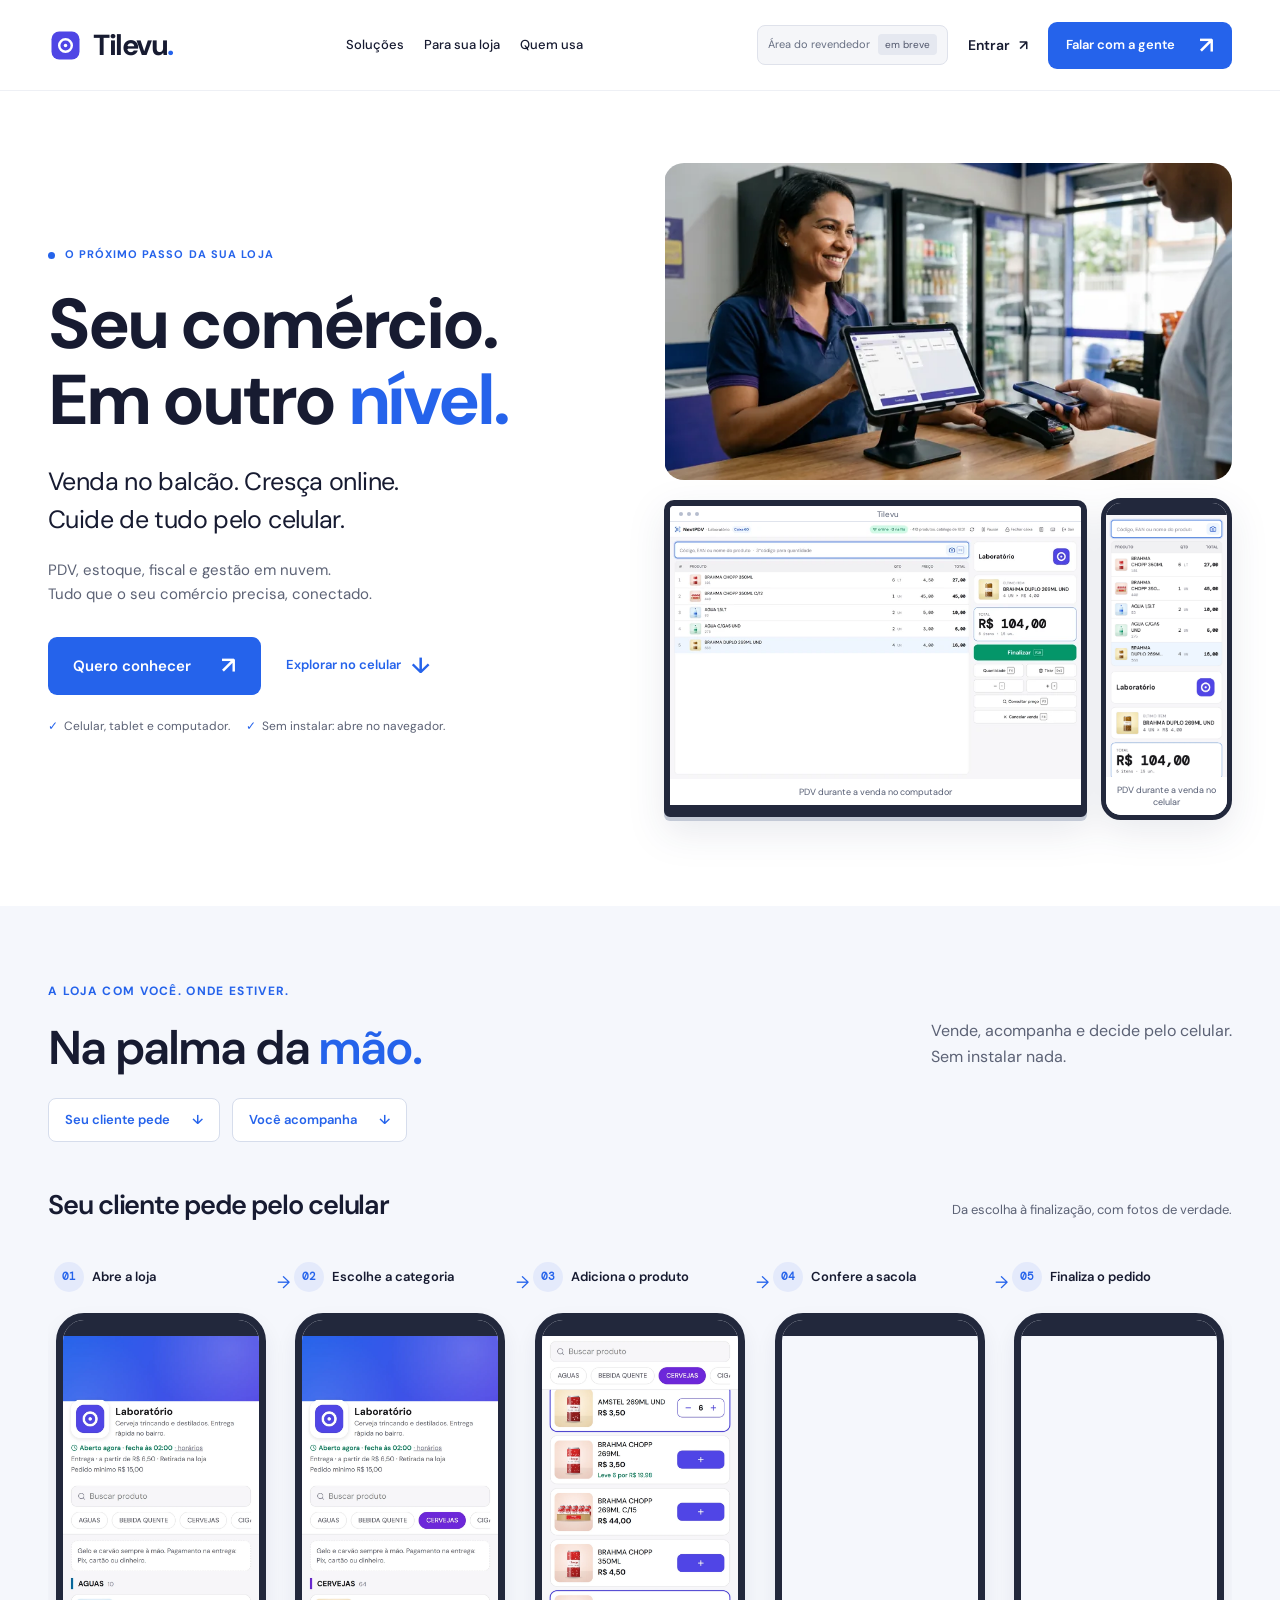
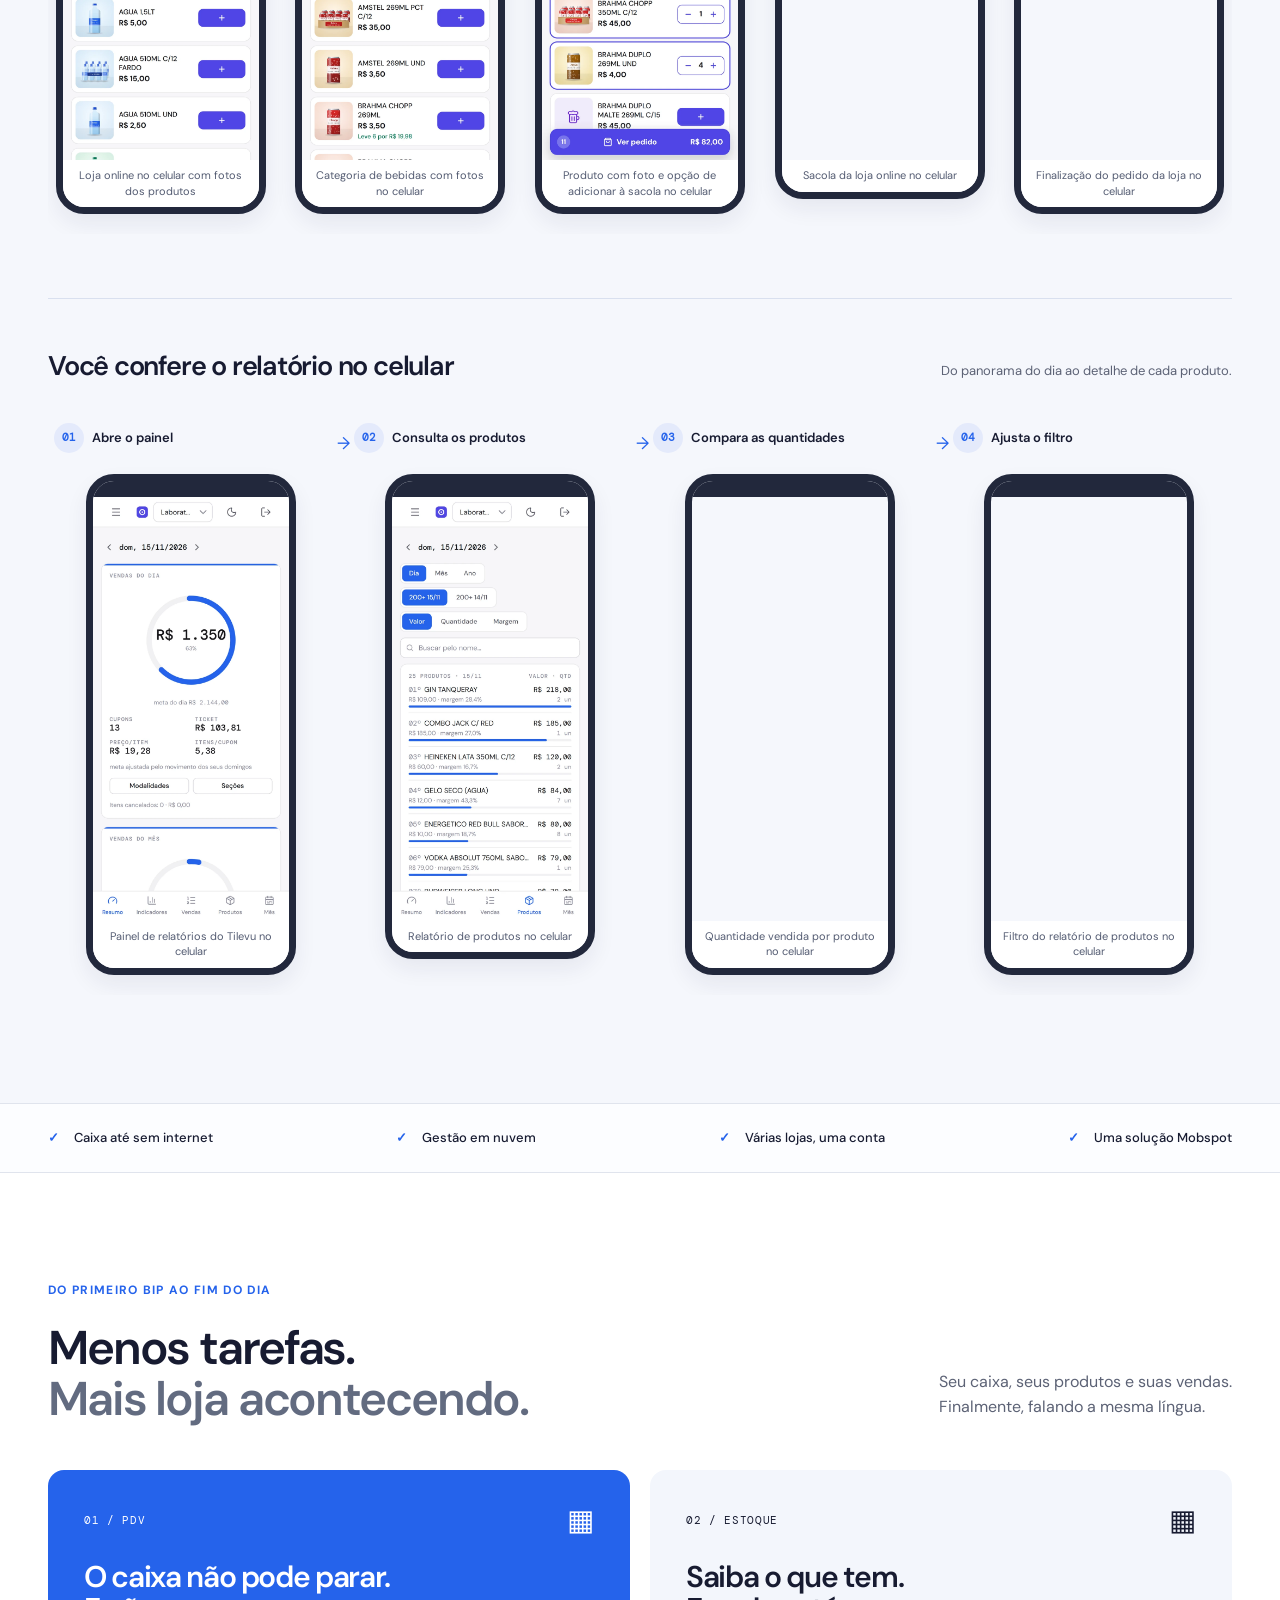
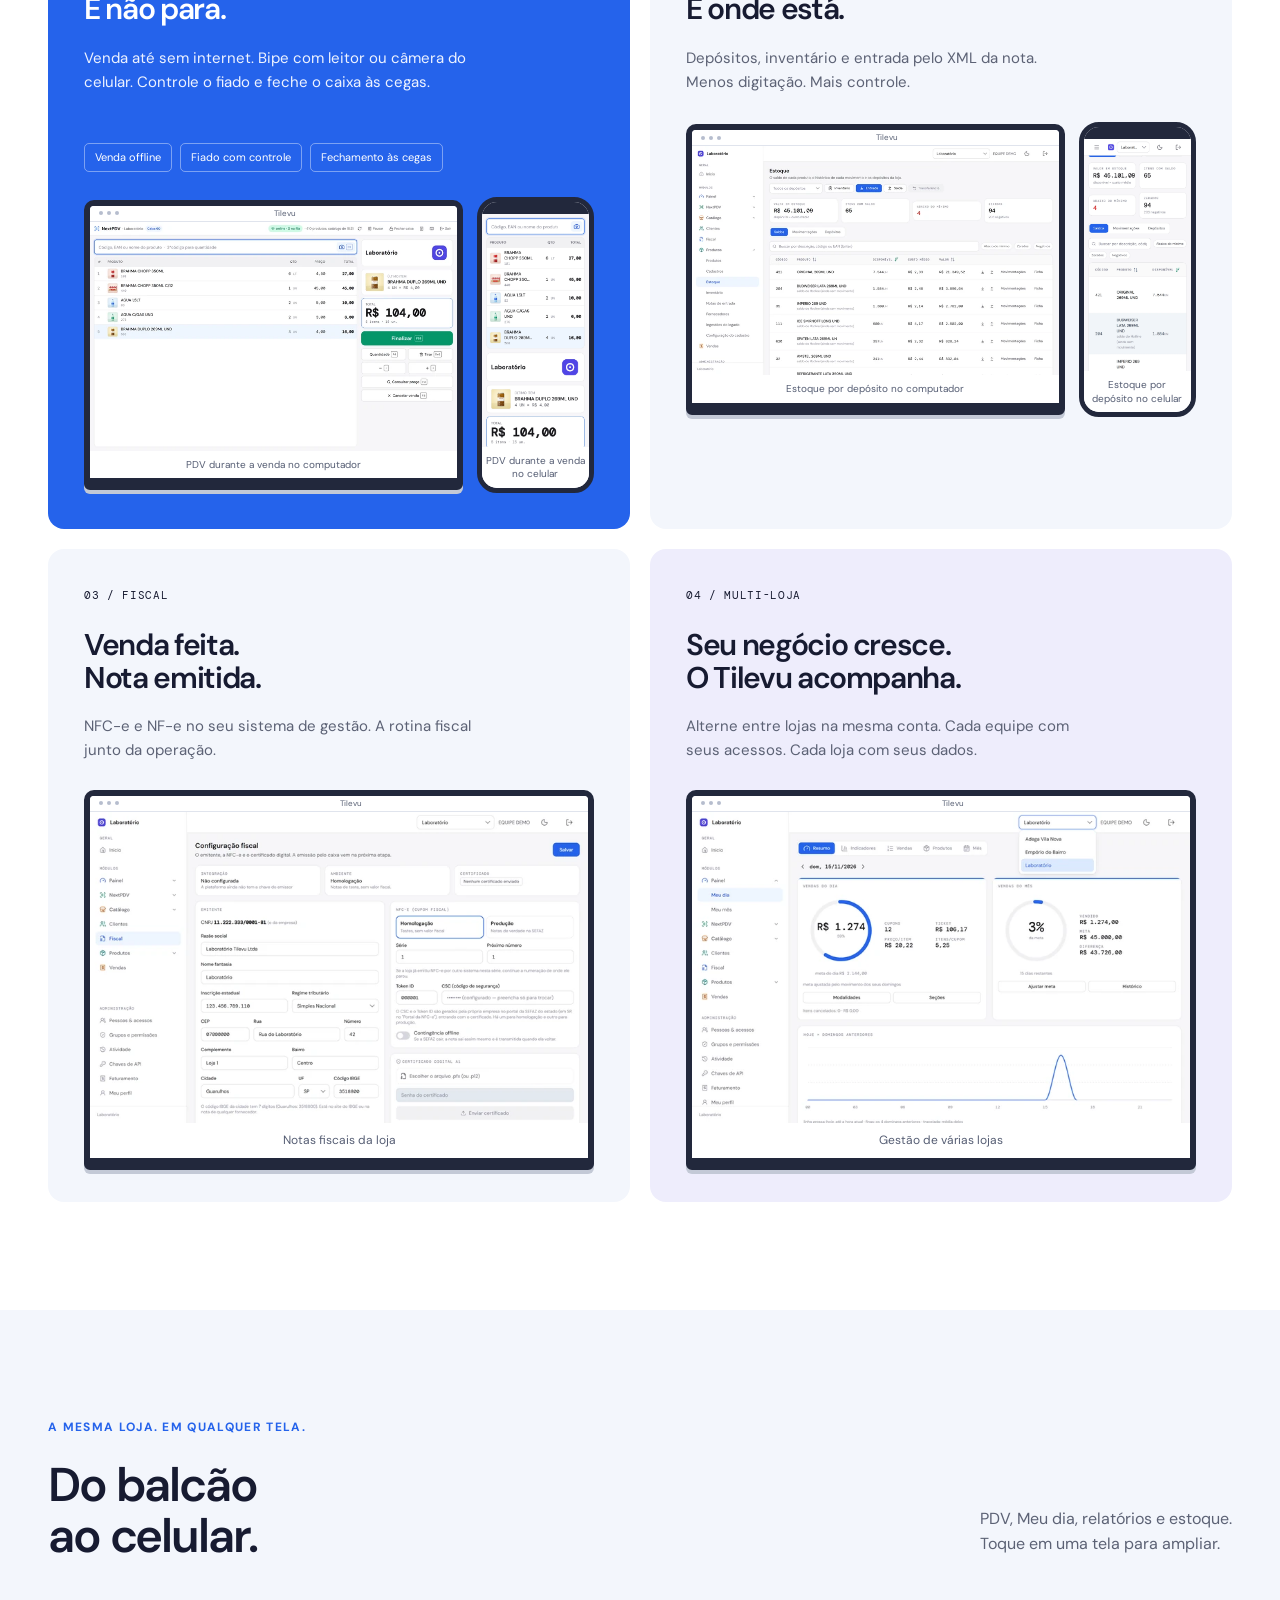
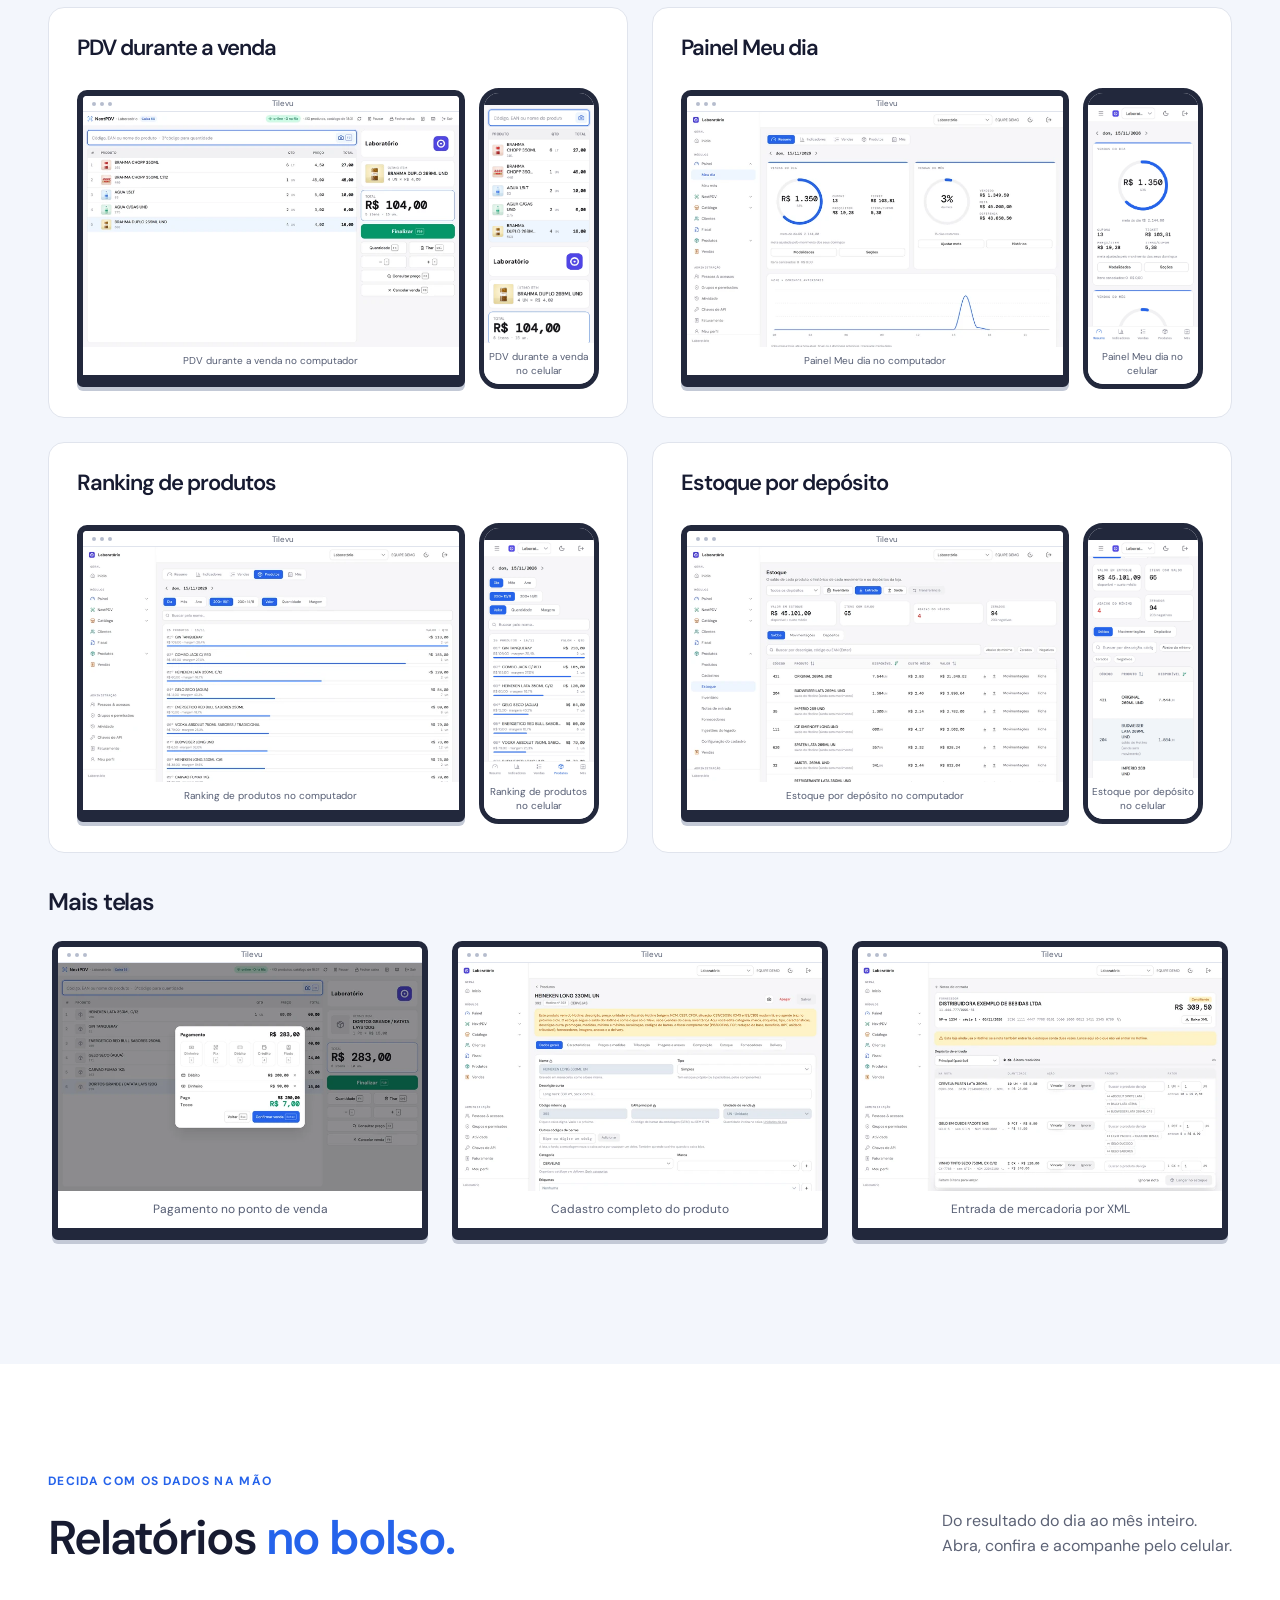
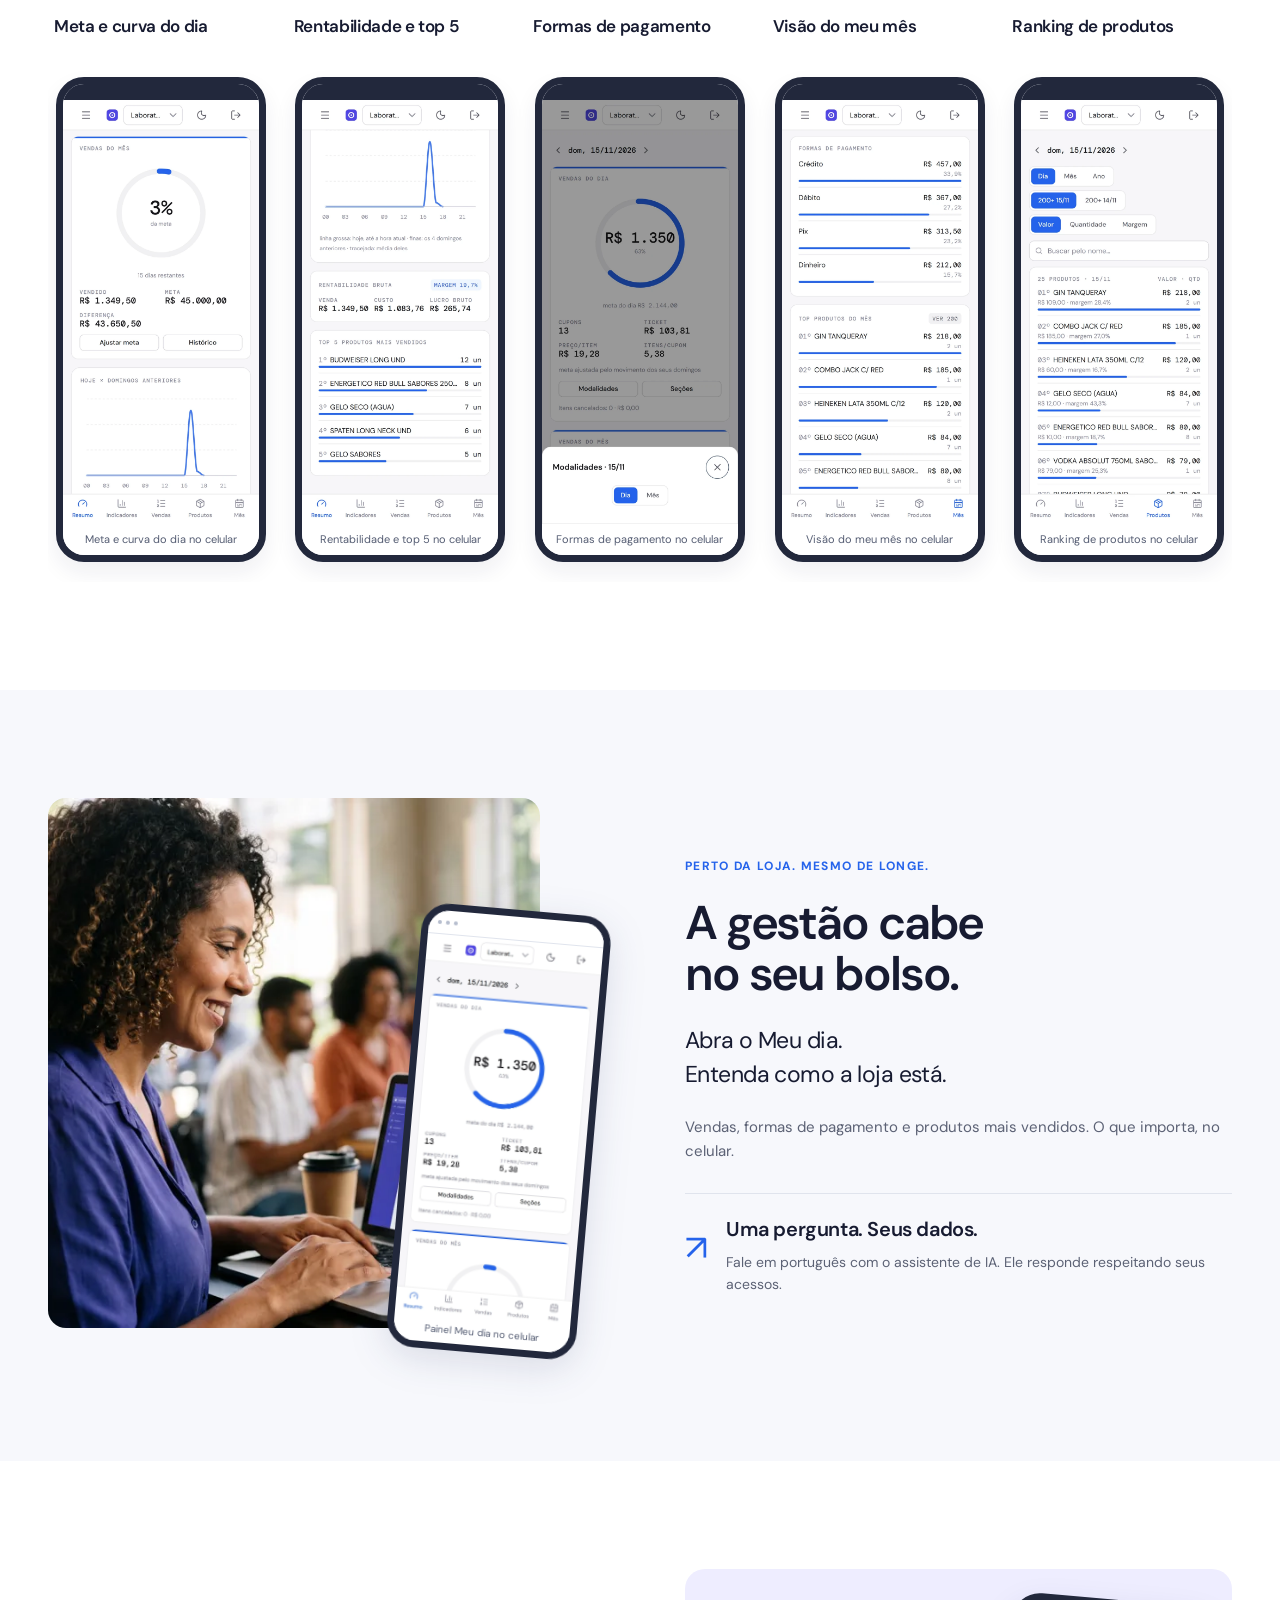
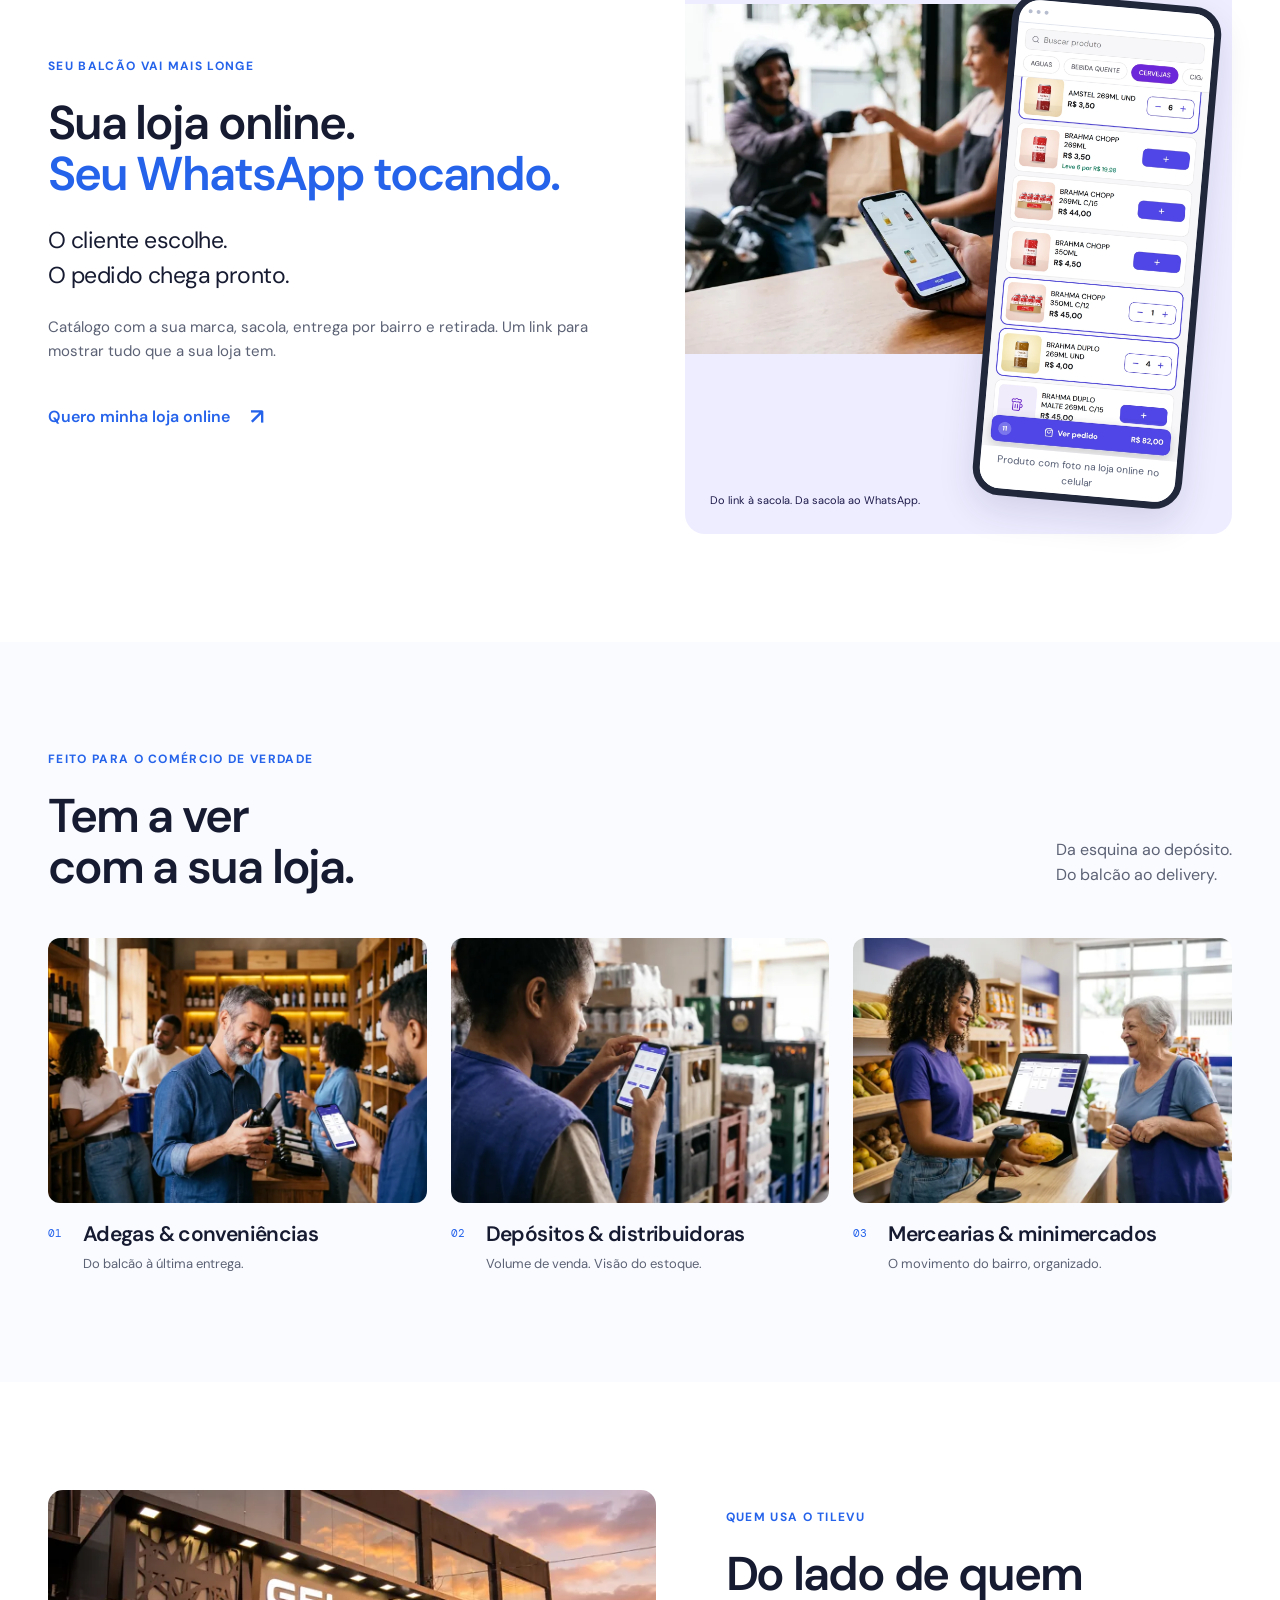
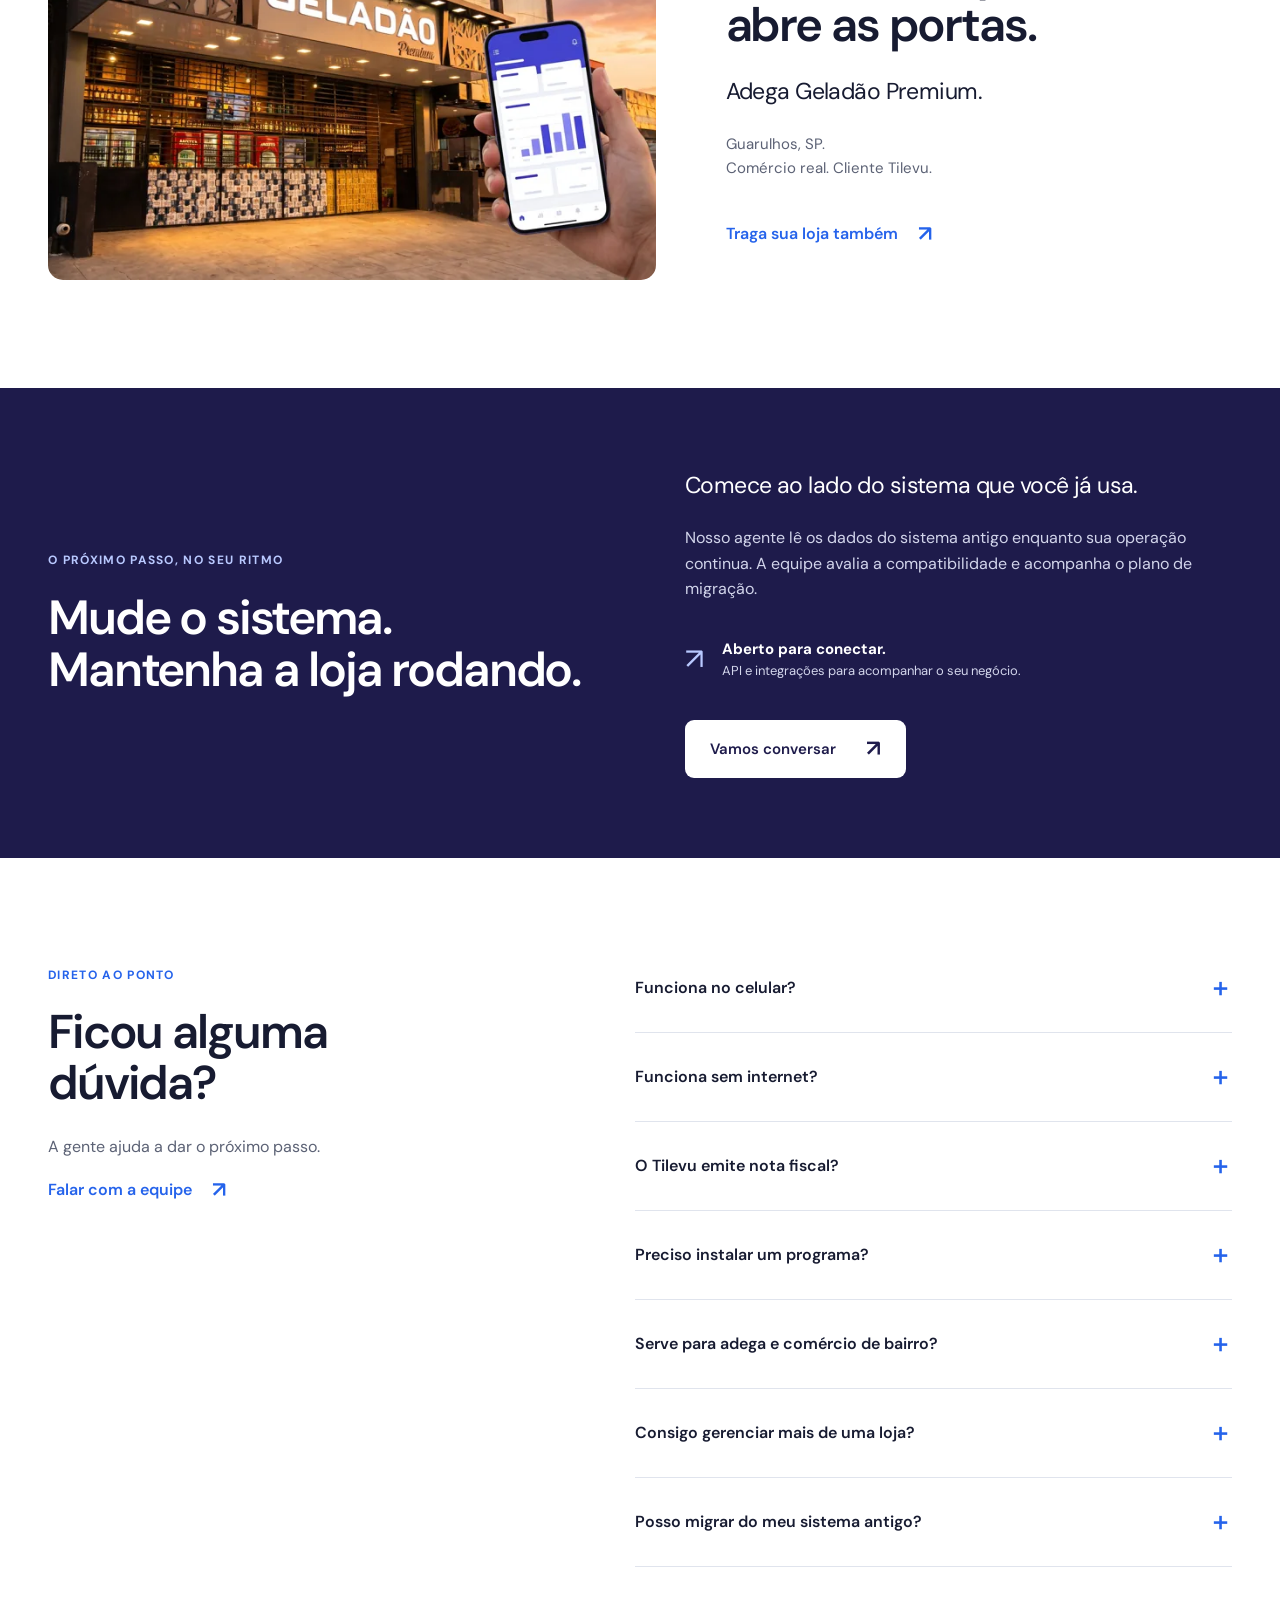
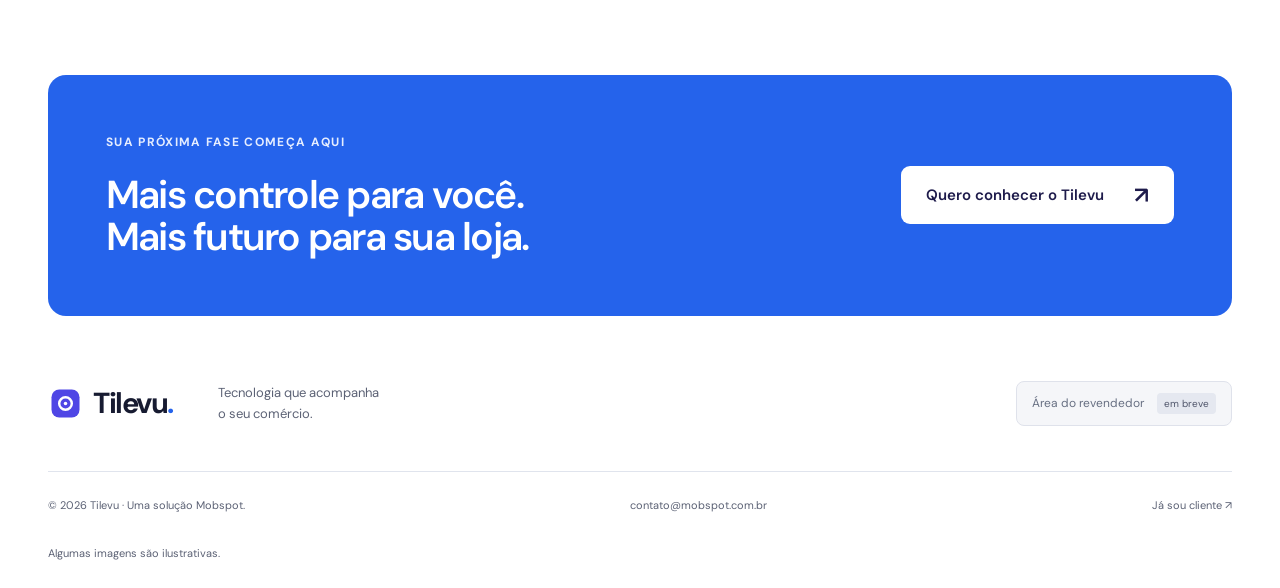
<file: index.html>
<!doctype html><html lang="pt-BR"><head>
<meta charset="utf-8"><meta name="viewport" content="width=device-width, initial-scale=1">
<title>Tilevu | PDV e gestão para o seu comércio</title>
<meta name="description" content="Do balcão ao celular: PDV que vende até sem internet, estoque, notas fiscais e loja online. Conheça o Tilevu, a gestão em nuvem para o seu comércio.">
<meta name="theme-color" content="#2563eb"><link rel="canonical" href="https://site.tilevu.com.br/">
<link rel="icon" href="assets/favicon-padrao.svg" type="image/svg+xml"><link rel="manifest" href="site.webmanifest">
<link rel="stylesheet" href="assets/fonts/fonts.css"><link rel="stylesheet" href="assets/style.css"><link rel="stylesheet" href="assets/mobile.css">
<meta property="og:type" content="website"><meta property="og:locale" content="pt_BR"><meta property="og:site_name" content="Tilevu">
<meta property="og:title" content="Seu comércio no próximo nível. | Tilevu"><meta property="og:description" content="Venda no balcão. Cresça online. Cuide de tudo pelo celular. Conheça o Tilevu.">
<meta property="og:url" content="https://site.tilevu.com.br/"><meta property="og:image" content="https://site.tilevu.com.br/assets/og-image.png"><meta property="og:image:width" content="1200"><meta property="og:image:height" content="630"><meta property="og:image:alt" content="Tilevu · seu comércio no próximo nível, com imagem ilustrativa de atendimento no balcão">
<meta name="twitter:card" content="summary_large_image"><meta name="twitter:title" content="Tilevu | Seu comércio no próximo nível"><meta name="twitter:description" content="PDV, estoque, fiscal e loja online. Tudo conectado ao seu comércio."><meta name="twitter:image" content="https://site.tilevu.com.br/assets/og-image.png"><meta name="twitter:image:alt" content="Tilevu · seu comércio no próximo nível">
<script type="application/ld+json">{"@context": "https://schema.org", "@type": "WebPage", "url": "https://site.tilevu.com.br/", "@graph": [{"@type": "Organization", "@id": "https://mobspot.com.br/#organization", "name": "Mobspot", "url": "https://mobspot.com.br/", "email": "contato@mobspot.com.br"}, {"@type": "SoftwareApplication", "@id": "https://site.tilevu.com.br/#software", "name": "Tilevu", "url": "https://site.tilevu.com.br/", "applicationCategory": "BusinessApplication", "operatingSystem": "Web", "description": "Sistema de gestão em nuvem para o comércio: PDV, estoque, fiscal, loja online e multi-loja.", "publisher": {"@id": "https://mobspot.com.br/#organization"}, "featureList": ["PDV com venda offline", "Estoque e entrada por XML", "NFC-e e NF-e", "Loja online com pedido pelo WhatsApp", "Multi-loja", "Meu dia no celular", "Assistente de IA", "API e integrações", "Interface responsiva no celular, tablet e computador", "Relatórios no celular"]}, {"@type": "FAQPage", "@id": "https://site.tilevu.com.br/#duvidas", "mainEntity": [{"@type": "Question", "name": "Funciona no celular?", "acceptedAnswer": {"@type": "Answer", "text": "Sim. O Tilevu é responsivo e funciona no navegador do celular, tablet e computador. Você vende, consulta o estoque e acompanha relatórios pelo celular, sem instalar nada. Os recursos online precisam de conexão."}}, {"@type": "Question", "name": "Funciona sem internet?", "acceptedAnswer": {"@type": "Answer", "text": "Sim. O PDV continua registrando vendas sem internet e sincroniza quando a conexão volta. Os recursos online precisam de conexão."}}, {"@type": "Question", "name": "O Tilevu emite nota fiscal?", "acceptedAnswer": {"@type": "Answer", "text": "A solução inclui emissão de NFC-e e NF-e. A configuração fiscal da loja, o certificado e os requisitos de emissão são alinhados no atendimento."}}, {"@type": "Question", "name": "Preciso instalar um programa?", "acceptedAnswer": {"@type": "Answer", "text": "O Tilevu funciona no navegador, em nuvem. Você também pode adicionar um atalho como aplicativo no computador ou no celular. A integração com o sistema antigo usa um agente local."}}, {"@type": "Question", "name": "Serve para adega e comércio de bairro?", "acceptedAnswer": {"@type": "Answer", "text": "Sim. O Tilevu atende adegas, depósitos e distribuidoras de bebidas, mercearias, minimercados e conveniências."}}, {"@type": "Question", "name": "Consigo gerenciar mais de uma loja?", "acceptedAnswer": {"@type": "Answer", "text": "Sim. Você alterna entre lojas na mesma conta, com dados separados e permissões para cada equipe."}}, {"@type": "Question", "name": "Posso migrar do meu sistema antigo?", "acceptedAnswer": {"@type": "Answer", "text": "Sim. O agente de integração lê o sistema antigo enquanto a loja continua operando. A compatibilidade e o plano de migração são avaliados com a equipe; há integração com Hotline/Firebird."}}]}]}</script><script src="assets/motion.js" defer></script></head><body><a class="skip-link" href="#conteudo">Pular para o conteúdo</a>
<header class="header"><div class="wrap nav"><a class="brand" href="#inicio" aria-label="Tilevu, início"><img src="assets/logo-padrao.svg" width="35" height="35" alt="Símbolo do Tilevu"><span>Tilevu<span class="brand-dot">.</span></span></a><nav aria-label="Principal"><a href="#solucoes">Soluções</a><a href="#segmentos">Para sua loja</a><a href="#quem-usa">Quem usa</a></nav><div class="nav-actions"><div class="reseller header-reseller"><button type="button" disabled aria-disabled="true">Área do revendedor <span>em breve</span></button></div><a class="login" href="https://tilevu.com.br">Entrar <span aria-hidden="true">↗</span></a><a class="button small" href="mailto:contato@mobspot.com.br">Falar com a gente <span aria-hidden="true">↗</span></a></div></div></header>
<main id="conteudo">
<section id="inicio" class="hero wrap" aria-labelledby="hero-title"><div class="hero-copy"><p class="eyebrow"><span class="status-dot"></span> O próximo passo da sua loja</p><h1 id="hero-title">Seu comércio.<br>Em outro <span class="blue">nível.</span></h1><p class="lead">Venda no balcão. Cresça online.<br>Cuide de tudo pelo celular.</p><p class="hero-description">PDV, estoque, fiscal e gestão em nuvem.<br>Tudo que o seu comércio precisa, conectado.</p><div class="hero-actions"><a class="button" href="mailto:contato@mobspot.com.br">Quero conhecer <span aria-hidden="true">↗</span></a><a class="text-link" href="#na-palma-da-mao">Explorar no celular <span aria-hidden="true">↓</span></a></div><p class="responsive-note"><span>Celular, tablet e computador.</span><span>Sem instalar: abre no navegador.</span></p></div><div class="hero-art"><img class="hero-photo" src="assets/images/ia-hero-balcao-800.webp" srcset="assets/images/ia-hero-balcao-800.webp 800w, assets/images/ia-hero-balcao-1600.webp 1600w" sizes="(max-width: 760px) 100vw, 50vw" width="1600" height="893" alt="Cena ilustrativa de uma lojista atendendo um cliente no balcão" fetchpriority="high" decoding="async"><div class="hero-sticker"><span class="sticker-icon" aria-hidden="true">↗</span><div><strong>A loja anda.<br>Você acompanha.</strong><span>No balcão e no celular.</span></div></div><div class="hero-device"><!-- print:hero-pdv:start --><div class="device-pair"><figure class="device laptop" data-print="12-par-pdv-desktop.png"><div class="device-bar" aria-hidden="true"><i></i><i></i><i></i><span>Tilevu</span></div><a href="assets/prints/12-par-pdv-desktop.png" aria-label="Ampliar captura: PDV durante a venda no computador"><picture><source media="(max-width: 640px)" srcset="assets/blank.svg"><img class="product-print" src="assets/prints/12-par-pdv-desktop-720.webp" srcset="assets/prints/12-par-pdv-desktop-720.webp 720w, assets/prints/12-par-pdv-desktop-1440.webp 1440w" sizes="(max-width: 640px) 1px, (max-width: 1024px) 30vw, 420px" alt="Captura real do Tilevu: PDV durante a venda no computador" width="2880" height="1800" loading="eager" fetchpriority="high" decoding="async"></picture></a><figcaption>PDV durante a venda no computador</figcaption></figure><figure class="device phone" data-print="12-par-pdv-celular.png"><div class="device-bar" aria-hidden="true"><i></i><i></i><i></i><span>Tilevu</span></div><a href="assets/prints/12-par-pdv-celular.png" aria-label="Ampliar captura: PDV durante a venda no celular"><img class="product-print" src="assets/prints/12-par-pdv-celular-720.webp" srcset="assets/prints/12-par-pdv-celular-720.webp 720w, assets/prints/12-par-pdv-celular-1170.webp 1170w" sizes="(max-width: 640px) 65vw, 210px" alt="Captura real do Tilevu: PDV durante a venda no celular" width="1170" height="2532" loading="eager" fetchpriority="high" decoding="async"></a><figcaption>PDV durante a venda no celular</figcaption></figure></div><!-- print:hero-pdv:end --></div></div></section>
<section id="na-palma-da-mao" class="section palm-section"><div class="wrap"><div class="section-heading"><div><p class="eyebrow">A loja com você. Onde estiver.</p><h2>Na palma da <span class="blue">mão.</span></h2></div><p>Vende, acompanha e decide pelo celular.<br>Sem instalar nada.</p></div><div class="flow-links"><a href="#fluxo-loja">Seu cliente pede <span aria-hidden="true">↓</span></a><a href="#fluxo-relatorio">Você acompanha <span aria-hidden="true">↓</span></a></div><div id="fluxo-loja" class="flow-block"><div class="flow-heading"><h3 id="fluxo-loja-titulo">Seu cliente pede pelo celular</h3><p>Da escolha à finalização, com fotos de verdade.</p></div><div class="flow-scroll" role="region" tabindex="0" aria-labelledby="fluxo-loja-titulo"><ol class="phone-flow"><li><p class="step-label"><span>01</span>Abre a loja</p><!-- print:20-fluxo-loja-1-abrir.png:start --><figure class="device phone" data-print="20-fluxo-loja-1-abrir.png"><div class="device-bar" aria-hidden="true"><i></i><i></i><i></i><span>Tilevu</span></div><a href="assets/prints/20-fluxo-loja-1-abrir.png" aria-label="Ampliar captura: Loja online no celular com fotos dos produtos"><img class="product-print" src="assets/prints/20-fluxo-loja-1-abrir-720.webp" srcset="assets/prints/20-fluxo-loja-1-abrir-720.webp 720w, assets/prints/20-fluxo-loja-1-abrir-1170.webp 1170w" sizes="(max-width: 640px) 65vw, 210px" alt="Captura real do Tilevu: Loja online no celular com fotos dos produtos" width="1170" height="2532" loading="lazy" decoding="async"></a><figcaption>Loja online no celular com fotos dos produtos</figcaption></figure><!-- print:20-fluxo-loja-1-abrir.png:end --></li><li><p class="step-label"><span>02</span>Escolhe a categoria</p><!-- print:21-fluxo-loja-2-categoria.png:start --><figure class="device phone" data-print="21-fluxo-loja-2-categoria.png"><div class="device-bar" aria-hidden="true"><i></i><i></i><i></i><span>Tilevu</span></div><a href="assets/prints/21-fluxo-loja-2-categoria.png" aria-label="Ampliar captura: Categoria de bebidas com fotos no celular"><img class="product-print" src="assets/prints/21-fluxo-loja-2-categoria-720.webp" srcset="assets/prints/21-fluxo-loja-2-categoria-720.webp 720w, assets/prints/21-fluxo-loja-2-categoria-1170.webp 1170w" sizes="(max-width: 640px) 65vw, 210px" alt="Captura real do Tilevu: Categoria de bebidas com fotos no celular" width="1170" height="2532" loading="lazy" decoding="async"></a><figcaption>Categoria de bebidas com fotos no celular</figcaption></figure><!-- print:21-fluxo-loja-2-categoria.png:end --></li><li><p class="step-label"><span>03</span>Adiciona o produto</p><!-- print:22-fluxo-loja-3-adicionar.png:start --><figure class="device phone" data-print="22-fluxo-loja-3-adicionar.png"><div class="device-bar" aria-hidden="true"><i></i><i></i><i></i><span>Tilevu</span></div><a href="assets/prints/22-fluxo-loja-3-adicionar.png" aria-label="Ampliar captura: Produto com foto e opção de adicionar à sacola no celular"><img class="product-print" src="assets/prints/22-fluxo-loja-3-adicionar-720.webp" srcset="assets/prints/22-fluxo-loja-3-adicionar-720.webp 720w, assets/prints/22-fluxo-loja-3-adicionar-1170.webp 1170w" sizes="(max-width: 640px) 65vw, 210px" alt="Captura real do Tilevu: Produto com foto e opção de adicionar à sacola no celular" width="1170" height="2532" loading="lazy" decoding="async"></a><figcaption>Produto com foto e opção de adicionar à sacola no celular</figcaption></figure><!-- print:22-fluxo-loja-3-adicionar.png:end --></li><li><p class="step-label"><span>04</span>Confere a sacola</p><!-- print:23-fluxo-loja-4-sacola.png:start --><figure class="device phone" data-print="23-fluxo-loja-4-sacola.png"><div class="device-bar" aria-hidden="true"><i></i><i></i><i></i><span>Tilevu</span></div><a href="assets/prints/23-fluxo-loja-4-sacola.png" aria-label="Ampliar captura: Sacola da loja online no celular"><img class="product-print" src="assets/prints/23-fluxo-loja-4-sacola-720.webp" srcset="assets/prints/23-fluxo-loja-4-sacola-720.webp 720w, assets/prints/23-fluxo-loja-4-sacola-1170.webp 1170w" sizes="(max-width: 640px) 65vw, 210px" alt="Captura real do Tilevu: Sacola da loja online no celular" width="1170" height="2532" loading="lazy" decoding="async"></a><figcaption>Sacola da loja online no celular</figcaption></figure><!-- print:23-fluxo-loja-4-sacola.png:end --></li><li><p class="step-label"><span>05</span>Finaliza o pedido</p><!-- print:24-fluxo-loja-5-finalizar.png:start --><figure class="device phone" data-print="24-fluxo-loja-5-finalizar.png"><div class="device-bar" aria-hidden="true"><i></i><i></i><i></i><span>Tilevu</span></div><a href="assets/prints/24-fluxo-loja-5-finalizar.png" aria-label="Ampliar captura: Finalização do pedido da loja no celular"><img class="product-print" src="assets/prints/24-fluxo-loja-5-finalizar-720.webp" srcset="assets/prints/24-fluxo-loja-5-finalizar-720.webp 720w, assets/prints/24-fluxo-loja-5-finalizar-1170.webp 1170w" sizes="(max-width: 640px) 65vw, 210px" alt="Captura real do Tilevu: Finalização do pedido da loja no celular" width="1170" height="2532" loading="lazy" decoding="async"></a><figcaption>Finalização do pedido da loja no celular</figcaption></figure><!-- print:24-fluxo-loja-5-finalizar.png:end --></li></ol></div></div><div id="fluxo-relatorio" class="flow-block"><div class="flow-heading"><h3 id="fluxo-relatorio-titulo">Você confere o relatório no celular</h3><p>Do panorama do dia ao detalhe de cada produto.</p></div><div class="flow-scroll" role="region" tabindex="0" aria-labelledby="fluxo-relatorio-titulo"><ol class="phone-flow"><li><p class="step-label"><span>01</span>Abre o painel</p><!-- print:25-fluxo-relatorio-1-painel.png:start --><figure class="device phone" data-print="25-fluxo-relatorio-1-painel.png"><div class="device-bar" aria-hidden="true"><i></i><i></i><i></i><span>Tilevu</span></div><a href="assets/prints/25-fluxo-relatorio-1-painel.png" aria-label="Ampliar captura: Painel de relatórios do Tilevu no celular"><img class="product-print" src="assets/prints/25-fluxo-relatorio-1-painel-720.webp" srcset="assets/prints/25-fluxo-relatorio-1-painel-720.webp 720w, assets/prints/25-fluxo-relatorio-1-painel-1170.webp 1170w" sizes="(max-width: 640px) 65vw, 210px" alt="Captura real do Tilevu: Painel de relatórios do Tilevu no celular" width="1170" height="2532" loading="lazy" decoding="async"></a><figcaption>Painel de relatórios do Tilevu no celular</figcaption></figure><!-- print:25-fluxo-relatorio-1-painel.png:end --></li><li><p class="step-label"><span>02</span>Consulta os produtos</p><!-- print:26-fluxo-relatorio-2-produtos.png:start --><figure class="device phone" data-print="26-fluxo-relatorio-2-produtos.png"><div class="device-bar" aria-hidden="true"><i></i><i></i><i></i><span>Tilevu</span></div><a href="assets/prints/26-fluxo-relatorio-2-produtos.png" aria-label="Ampliar captura: Relatório de produtos no celular"><img class="product-print" src="assets/prints/26-fluxo-relatorio-2-produtos-720.webp" srcset="assets/prints/26-fluxo-relatorio-2-produtos-720.webp 720w, assets/prints/26-fluxo-relatorio-2-produtos-1170.webp 1170w" sizes="(max-width: 640px) 65vw, 210px" alt="Captura real do Tilevu: Relatório de produtos no celular" width="1170" height="2532" loading="lazy" decoding="async"></a><figcaption>Relatório de produtos no celular</figcaption></figure><!-- print:26-fluxo-relatorio-2-produtos.png:end --></li><li><p class="step-label"><span>03</span>Compara as quantidades</p><!-- print:27-fluxo-relatorio-3-quantidade.png:start --><figure class="device phone" data-print="27-fluxo-relatorio-3-quantidade.png"><div class="device-bar" aria-hidden="true"><i></i><i></i><i></i><span>Tilevu</span></div><a href="assets/prints/27-fluxo-relatorio-3-quantidade.png" aria-label="Ampliar captura: Quantidade vendida por produto no celular"><img class="product-print" src="assets/prints/27-fluxo-relatorio-3-quantidade-720.webp" srcset="assets/prints/27-fluxo-relatorio-3-quantidade-720.webp 720w, assets/prints/27-fluxo-relatorio-3-quantidade-1170.webp 1170w" sizes="(max-width: 640px) 65vw, 210px" alt="Captura real do Tilevu: Quantidade vendida por produto no celular" width="1170" height="2532" loading="lazy" decoding="async"></a><figcaption>Quantidade vendida por produto no celular</figcaption></figure><!-- print:27-fluxo-relatorio-3-quantidade.png:end --></li><li><p class="step-label"><span>04</span>Ajusta o filtro</p><!-- print:28-fluxo-relatorio-4-filtro.png:start --><figure class="device phone" data-print="28-fluxo-relatorio-4-filtro.png"><div class="device-bar" aria-hidden="true"><i></i><i></i><i></i><span>Tilevu</span></div><a href="assets/prints/28-fluxo-relatorio-4-filtro.png" aria-label="Ampliar captura: Filtro do relatório de produtos no celular"><img class="product-print" src="assets/prints/28-fluxo-relatorio-4-filtro-720.webp" srcset="assets/prints/28-fluxo-relatorio-4-filtro-720.webp 720w, assets/prints/28-fluxo-relatorio-4-filtro-1170.webp 1170w" sizes="(max-width: 640px) 65vw, 210px" alt="Captura real do Tilevu: Filtro do relatório de produtos no celular" width="1170" height="2532" loading="lazy" decoding="async"></a><figcaption>Filtro do relatório de produtos no celular</figcaption></figure><!-- print:28-fluxo-relatorio-4-filtro.png:end --></li></ol></div></div></div></section>
<div class="promise-strip"><div class="wrap"><span><b aria-hidden="true">✓</b> Caixa até sem internet</span><span><b aria-hidden="true">✓</b> Gestão em nuvem</span><span><b aria-hidden="true">✓</b> Várias lojas, uma conta</span><span><b aria-hidden="true">✓</b> Uma solução Mobspot</span></div></div>
<section id="solucoes" class="section wrap"><div class="section-heading reveal"><div><p class="eyebrow">Do primeiro bip ao fim do dia</p><h2>Menos tarefas.<br><span class="muted">Mais loja acontecendo.</span></h2></div><p>Seu caixa, seus produtos e suas vendas.<br>Finalmente, falando a mesma língua.</p></div><div class="feature-grid">
<article class="feature feature-blue reveal"><div class="feature-top"><span class="module-number">01 / PDV</span><span class="feature-symbol" aria-hidden="true">▦</span></div><h3>O caixa não pode parar.<br>E não para.</h3><p>Venda até sem internet. Bipe com leitor ou câmera do celular. Controle o fiado e feche o caixa às cegas.</p><div class="chips"><span>Venda offline</span><span>Fiado com controle</span><span>Fechamento às cegas</span></div><!-- print:12-par-pdv-desktop.png:start --><div class="device-pair"><figure class="device laptop" data-print="12-par-pdv-desktop.png"><div class="device-bar" aria-hidden="true"><i></i><i></i><i></i><span>Tilevu</span></div><a href="assets/prints/12-par-pdv-desktop.png" aria-label="Ampliar captura: PDV durante a venda no computador"><picture><source media="(max-width: 640px)" srcset="assets/blank.svg"><img class="product-print" src="assets/prints/12-par-pdv-desktop-720.webp" srcset="assets/prints/12-par-pdv-desktop-720.webp 720w, assets/prints/12-par-pdv-desktop-1440.webp 1440w" sizes="(max-width: 640px) 1px, (max-width: 1024px) 30vw, 420px" alt="Captura real do Tilevu: PDV durante a venda no computador" width="2880" height="1800" loading="lazy" decoding="async"></picture></a><figcaption>PDV durante a venda no computador</figcaption></figure><figure class="device phone" data-print="12-par-pdv-celular.png"><div class="device-bar" aria-hidden="true"><i></i><i></i><i></i><span>Tilevu</span></div><a href="assets/prints/12-par-pdv-celular.png" aria-label="Ampliar captura: PDV durante a venda no celular"><img class="product-print" src="assets/prints/12-par-pdv-celular-720.webp" srcset="assets/prints/12-par-pdv-celular-720.webp 720w, assets/prints/12-par-pdv-celular-1170.webp 1170w" sizes="(max-width: 640px) 65vw, 210px" alt="Captura real do Tilevu: PDV durante a venda no celular" width="1170" height="2532" loading="lazy" decoding="async"></a><figcaption>PDV durante a venda no celular</figcaption></figure></div><!-- print:12-par-pdv-desktop.png:end --></article>
<article class="feature feature-stock reveal"><div class="feature-top"><span class="module-number">02 / ESTOQUE</span><span class="feature-symbol" aria-hidden="true">▦</span></div><h3>Saiba o que tem.<br>E onde está.</h3><p>Depósitos, inventário e entrada pelo XML da nota. Menos digitação. Mais controle.</p><!-- print:15-par-estoque-desktop.png:start --><div class="device-pair"><figure class="device laptop" data-print="15-par-estoque-desktop.png"><div class="device-bar" aria-hidden="true"><i></i><i></i><i></i><span>Tilevu</span></div><a href="assets/prints/15-par-estoque-desktop.png" aria-label="Ampliar captura: Estoque por depósito no computador"><picture><source media="(max-width: 640px)" srcset="assets/blank.svg"><img class="product-print" src="assets/prints/15-par-estoque-desktop-720.webp" srcset="assets/prints/15-par-estoque-desktop-720.webp 720w, assets/prints/15-par-estoque-desktop-1440.webp 1440w" sizes="(max-width: 640px) 1px, (max-width: 1024px) 30vw, 420px" alt="Captura real do Tilevu: Estoque por depósito no computador" width="2880" height="1800" loading="lazy" decoding="async"></picture></a><figcaption>Estoque por depósito no computador</figcaption></figure><figure class="device phone" data-print="15-par-estoque-celular.png"><div class="device-bar" aria-hidden="true"><i></i><i></i><i></i><span>Tilevu</span></div><a href="assets/prints/15-par-estoque-celular.png" aria-label="Ampliar captura: Estoque por depósito no celular"><img class="product-print" src="assets/prints/15-par-estoque-celular-720.webp" srcset="assets/prints/15-par-estoque-celular-720.webp 720w, assets/prints/15-par-estoque-celular-1170.webp 1170w" sizes="(max-width: 640px) 65vw, 210px" alt="Captura real do Tilevu: Estoque por depósito no celular" width="1170" height="2532" loading="lazy" decoding="async"></a><figcaption>Estoque por depósito no celular</figcaption></figure></div><!-- print:15-par-estoque-desktop.png:end --></article>
<article class="feature compact reveal"><span class="module-number">03 / FISCAL</span><h3>Venda feita.<br>Nota emitida.</h3><p>NFC-e e NF-e no seu sistema de gestão. A rotina fiscal junto da operação.</p><!-- print:07-fiscal.png:start --><figure class="device laptop" data-print="07-fiscal.png"><div class="device-bar" aria-hidden="true"><i></i><i></i><i></i><span>Tilevu</span></div><a href="assets/prints/07-fiscal.png" aria-label="Ampliar captura: Notas fiscais da loja"><img class="product-print" src="assets/prints/07-fiscal-720.webp" srcset="assets/prints/07-fiscal-720.webp 720w, assets/prints/07-fiscal-1440.webp 1440w" sizes="(max-width: 640px) 85vw, (max-width: 1024px) 40vw, 520px" alt="Captura real do Tilevu: Notas fiscais da loja" width="2880" height="1800" loading="lazy" decoding="async"></a><figcaption>Notas fiscais da loja</figcaption></figure><!-- print:07-fiscal.png:end --></article>
<article class="feature compact feature-indigo reveal"><span class="module-number">04 / MULTI-LOJA</span><h3>Seu negócio cresce.<br>O Tilevu acompanha.</h3><p>Alterne entre lojas na mesma conta. Cada equipe com seus acessos. Cada loja com seus dados.</p><!-- print:09-multi-loja.png:start --><figure class="device laptop" data-print="09-multi-loja.png"><div class="device-bar" aria-hidden="true"><i></i><i></i><i></i><span>Tilevu</span></div><a href="assets/prints/09-multi-loja.png" aria-label="Ampliar captura: Gestão de várias lojas"><img class="product-print" src="assets/prints/09-multi-loja-720.webp" srcset="assets/prints/09-multi-loja-720.webp 720w, assets/prints/09-multi-loja-1440.webp 1440w" sizes="(max-width: 640px) 85vw, (max-width: 1024px) 40vw, 520px" alt="Captura real do Tilevu: Gestão de várias lojas" width="2880" height="1800" loading="lazy" decoding="async"></a><figcaption>Gestão de várias lojas</figcaption></figure><!-- print:09-multi-loja.png:end --></article></div></section>
<section id="por-dentro" class="section gallery-section"><div class="wrap"><div class="section-heading"><div><p class="eyebrow">A mesma loja. Em qualquer tela.</p><h2>Do balcão<br>ao celular.</h2></div><p>PDV, Meu dia, relatórios e estoque.<br>Toque em uma tela para ampliar.</p></div><div class="paired-gallery"><article class="pair-card"><h3>PDV durante a venda</h3><!-- print:gallery-12-par-pdv:start --><div class="device-pair"><figure class="device laptop" data-print="12-par-pdv-desktop.png"><div class="device-bar" aria-hidden="true"><i></i><i></i><i></i><span>Tilevu</span></div><a href="assets/prints/12-par-pdv-desktop.png" aria-label="Ampliar captura: PDV durante a venda no computador"><picture><source media="(max-width: 640px)" srcset="assets/blank.svg"><img class="product-print" src="assets/prints/12-par-pdv-desktop-720.webp" srcset="assets/prints/12-par-pdv-desktop-720.webp 720w, assets/prints/12-par-pdv-desktop-1440.webp 1440w" sizes="(max-width: 640px) 1px, (max-width: 1024px) 30vw, 420px" alt="Captura real do Tilevu: PDV durante a venda no computador" width="2880" height="1800" loading="lazy" decoding="async"></picture></a><figcaption>PDV durante a venda no computador</figcaption></figure><figure class="device phone" data-print="12-par-pdv-celular.png"><div class="device-bar" aria-hidden="true"><i></i><i></i><i></i><span>Tilevu</span></div><a href="assets/prints/12-par-pdv-celular.png" aria-label="Ampliar captura: PDV durante a venda no celular"><img class="product-print" src="assets/prints/12-par-pdv-celular-720.webp" srcset="assets/prints/12-par-pdv-celular-720.webp 720w, assets/prints/12-par-pdv-celular-1170.webp 1170w" sizes="(max-width: 640px) 65vw, 210px" alt="Captura real do Tilevu: PDV durante a venda no celular" width="1170" height="2532" loading="lazy" decoding="async"></a><figcaption>PDV durante a venda no celular</figcaption></figure></div><!-- print:gallery-12-par-pdv:end --></article><article class="pair-card"><h3>Painel Meu dia</h3><!-- print:gallery-13-par-meu-dia:start --><div class="device-pair"><figure class="device laptop" data-print="13-par-meu-dia-desktop.png"><div class="device-bar" aria-hidden="true"><i></i><i></i><i></i><span>Tilevu</span></div><a href="assets/prints/13-par-meu-dia-desktop.png" aria-label="Ampliar captura: Painel Meu dia no computador"><picture><source media="(max-width: 640px)" srcset="assets/blank.svg"><img class="product-print" src="assets/prints/13-par-meu-dia-desktop-720.webp" srcset="assets/prints/13-par-meu-dia-desktop-720.webp 720w, assets/prints/13-par-meu-dia-desktop-1440.webp 1440w" sizes="(max-width: 640px) 1px, (max-width: 1024px) 30vw, 420px" alt="Captura real do Tilevu: Painel Meu dia no computador" width="2880" height="1800" loading="lazy" decoding="async"></picture></a><figcaption>Painel Meu dia no computador</figcaption></figure><figure class="device phone" data-print="13-par-meu-dia-celular.png"><div class="device-bar" aria-hidden="true"><i></i><i></i><i></i><span>Tilevu</span></div><a href="assets/prints/13-par-meu-dia-celular.png" aria-label="Ampliar captura: Painel Meu dia no celular"><img class="product-print" src="assets/prints/13-par-meu-dia-celular-720.webp" srcset="assets/prints/13-par-meu-dia-celular-720.webp 720w, assets/prints/13-par-meu-dia-celular-1170.webp 1170w" sizes="(max-width: 640px) 65vw, 210px" alt="Captura real do Tilevu: Painel Meu dia no celular" width="1170" height="2532" loading="lazy" decoding="async"></a><figcaption>Painel Meu dia no celular</figcaption></figure></div><!-- print:gallery-13-par-meu-dia:end --></article><article class="pair-card"><h3>Ranking de produtos</h3><!-- print:gallery-14-par-relatorio-produtos:start --><div class="device-pair"><figure class="device laptop" data-print="14-par-relatorio-produtos-desktop.png"><div class="device-bar" aria-hidden="true"><i></i><i></i><i></i><span>Tilevu</span></div><a href="assets/prints/14-par-relatorio-produtos-desktop.png" aria-label="Ampliar captura: Ranking de produtos no computador"><picture><source media="(max-width: 640px)" srcset="assets/blank.svg"><img class="product-print" src="assets/prints/14-par-relatorio-produtos-desktop-720.webp" srcset="assets/prints/14-par-relatorio-produtos-desktop-720.webp 720w, assets/prints/14-par-relatorio-produtos-desktop-1440.webp 1440w" sizes="(max-width: 640px) 1px, (max-width: 1024px) 30vw, 420px" alt="Captura real do Tilevu: Ranking de produtos no computador" width="2880" height="1800" loading="lazy" decoding="async"></picture></a><figcaption>Ranking de produtos no computador</figcaption></figure><figure class="device phone" data-print="14-par-relatorio-produtos-celular.png"><div class="device-bar" aria-hidden="true"><i></i><i></i><i></i><span>Tilevu</span></div><a href="assets/prints/14-par-relatorio-produtos-celular.png" aria-label="Ampliar captura: Ranking de produtos no celular"><img class="product-print" src="assets/prints/14-par-relatorio-produtos-celular-720.webp" srcset="assets/prints/14-par-relatorio-produtos-celular-720.webp 720w, assets/prints/14-par-relatorio-produtos-celular-1170.webp 1170w" sizes="(max-width: 640px) 65vw, 210px" alt="Captura real do Tilevu: Ranking de produtos no celular" width="1170" height="2532" loading="lazy" decoding="async"></a><figcaption>Ranking de produtos no celular</figcaption></figure></div><!-- print:gallery-14-par-relatorio-produtos:end --></article><article class="pair-card"><h3>Estoque por depósito</h3><!-- print:gallery-15-par-estoque:start --><div class="device-pair"><figure class="device laptop" data-print="15-par-estoque-desktop.png"><div class="device-bar" aria-hidden="true"><i></i><i></i><i></i><span>Tilevu</span></div><a href="assets/prints/15-par-estoque-desktop.png" aria-label="Ampliar captura: Estoque por depósito no computador"><picture><source media="(max-width: 640px)" srcset="assets/blank.svg"><img class="product-print" src="assets/prints/15-par-estoque-desktop-720.webp" srcset="assets/prints/15-par-estoque-desktop-720.webp 720w, assets/prints/15-par-estoque-desktop-1440.webp 1440w" sizes="(max-width: 640px) 1px, (max-width: 1024px) 30vw, 420px" alt="Captura real do Tilevu: Estoque por depósito no computador" width="2880" height="1800" loading="lazy" decoding="async"></picture></a><figcaption>Estoque por depósito no computador</figcaption></figure><figure class="device phone" data-print="15-par-estoque-celular.png"><div class="device-bar" aria-hidden="true"><i></i><i></i><i></i><span>Tilevu</span></div><a href="assets/prints/15-par-estoque-celular.png" aria-label="Ampliar captura: Estoque por depósito no celular"><img class="product-print" src="assets/prints/15-par-estoque-celular-720.webp" srcset="assets/prints/15-par-estoque-celular-720.webp 720w, assets/prints/15-par-estoque-celular-1170.webp 1170w" sizes="(max-width: 640px) 65vw, 210px" alt="Captura real do Tilevu: Estoque por depósito no celular" width="1170" height="2532" loading="lazy" decoding="async"></a><figcaption>Estoque por depósito no celular</figcaption></figure></div><!-- print:gallery-15-par-estoque:end --></article></div><div class="more-screens"><h3 id="mais-telas-titulo">Mais telas</h3><div class="more-screens-scroll" role="region" tabindex="0" aria-labelledby="mais-telas-titulo"><ul class="laptop-gallery"><li><!-- print:02-pdv-fechamento.png:start --><figure class="device laptop" data-print="02-pdv-fechamento.png"><div class="device-bar" aria-hidden="true"><i></i><i></i><i></i><span>Tilevu</span></div><a href="assets/prints/02-pdv-fechamento.png" aria-label="Ampliar captura: Pagamento no ponto de venda"><img class="product-print" src="assets/prints/02-pdv-fechamento-720.webp" srcset="assets/prints/02-pdv-fechamento-720.webp 720w, assets/prints/02-pdv-fechamento-1440.webp 1440w" sizes="(max-width: 640px) 85vw, (max-width: 1024px) 40vw, 520px" alt="Captura real do Tilevu: Pagamento no ponto de venda" width="2880" height="1800" loading="lazy" decoding="async"></a><figcaption>Pagamento no ponto de venda</figcaption></figure><!-- print:02-pdv-fechamento.png:end --></li><li><!-- print:05-produto.png:start --><figure class="device laptop" data-print="05-produto.png"><div class="device-bar" aria-hidden="true"><i></i><i></i><i></i><span>Tilevu</span></div><a href="assets/prints/05-produto.png" aria-label="Ampliar captura: Cadastro completo do produto"><img class="product-print" src="assets/prints/05-produto-720.webp" srcset="assets/prints/05-produto-720.webp 720w, assets/prints/05-produto-1440.webp 1440w" sizes="(max-width: 640px) 85vw, (max-width: 1024px) 40vw, 520px" alt="Captura real do Tilevu: Cadastro completo do produto" width="2880" height="1800" loading="lazy" decoding="async"></a><figcaption>Cadastro completo do produto</figcaption></figure><!-- print:05-produto.png:end --></li><li><!-- print:06-entrada-xml.png:start --><figure class="device laptop" data-print="06-entrada-xml.png"><div class="device-bar" aria-hidden="true"><i></i><i></i><i></i><span>Tilevu</span></div><a href="assets/prints/06-entrada-xml.png" aria-label="Ampliar captura: Entrada de mercadoria por XML"><img class="product-print" src="assets/prints/06-entrada-xml-720.webp" srcset="assets/prints/06-entrada-xml-720.webp 720w, assets/prints/06-entrada-xml-1440.webp 1440w" sizes="(max-width: 640px) 85vw, (max-width: 1024px) 40vw, 520px" alt="Captura real do Tilevu: Entrada de mercadoria por XML" width="2880" height="1800" loading="lazy" decoding="async"></a><figcaption>Entrada de mercadoria por XML</figcaption></figure><!-- print:06-entrada-xml.png:end --></li></ul></div></div></div></section>
<section id="relatorios-no-bolso" class="section pocket-section"><div class="wrap"><div class="section-heading"><div><p class="eyebrow">Decida com os dados na mão</p><h2>Relatórios <span class="blue">no bolso.</span></h2></div><p>Do resultado do dia ao mês inteiro.<br>Abra, confira e acompanhe pelo celular.</p></div><div class="flow-scroll" tabindex="0" role="region" aria-label="Relatórios disponíveis no celular"><ul class="phone-flow report-flow"><li><h3 class="report-label">Meta e curva do dia</h3><!-- print:pocket-16-meu-dia-celular-meta-e-curva:start --><figure class="device phone" data-print="16-meu-dia-celular-meta-e-curva.png"><div class="device-bar" aria-hidden="true"><i></i><i></i><i></i><span>Tilevu</span></div><a href="assets/prints/16-meu-dia-celular-meta-e-curva.png" aria-label="Ampliar captura: Meta e curva do dia no celular"><img class="product-print" src="assets/prints/16-meu-dia-celular-meta-e-curva-720.webp" srcset="assets/prints/16-meu-dia-celular-meta-e-curva-720.webp 720w, assets/prints/16-meu-dia-celular-meta-e-curva-1170.webp 1170w" sizes="(max-width: 640px) 65vw, 210px" alt="Captura real do Tilevu: Meta e curva do dia no celular" width="1170" height="2532" loading="lazy" decoding="async"></a><figcaption>Meta e curva do dia no celular</figcaption></figure><!-- print:pocket-16-meu-dia-celular-meta-e-curva:end --></li><li><h3 class="report-label">Rentabilidade e top 5</h3><!-- print:pocket-17-meu-dia-celular-rentabilidade-e-top5:start --><figure class="device phone" data-print="17-meu-dia-celular-rentabilidade-e-top5.png"><div class="device-bar" aria-hidden="true"><i></i><i></i><i></i><span>Tilevu</span></div><a href="assets/prints/17-meu-dia-celular-rentabilidade-e-top5.png" aria-label="Ampliar captura: Rentabilidade e top 5 no celular"><img class="product-print" src="assets/prints/17-meu-dia-celular-rentabilidade-e-top5-720.webp" srcset="assets/prints/17-meu-dia-celular-rentabilidade-e-top5-720.webp 720w, assets/prints/17-meu-dia-celular-rentabilidade-e-top5-1170.webp 1170w" sizes="(max-width: 640px) 65vw, 210px" alt="Captura real do Tilevu: Rentabilidade e top 5 no celular" width="1170" height="2532" loading="lazy" decoding="async"></a><figcaption>Rentabilidade e top 5 no celular</figcaption></figure><!-- print:pocket-17-meu-dia-celular-rentabilidade-e-top5:end --></li><li><h3 class="report-label">Formas de pagamento</h3><!-- print:pocket-18-relatorio-celular-formas-de-pagamento:start --><figure class="device phone" data-print="18-relatorio-celular-formas-de-pagamento.png"><div class="device-bar" aria-hidden="true"><i></i><i></i><i></i><span>Tilevu</span></div><a href="assets/prints/18-relatorio-celular-formas-de-pagamento.png" aria-label="Ampliar captura: Formas de pagamento no celular"><img class="product-print" src="assets/prints/18-relatorio-celular-formas-de-pagamento-720.webp" srcset="assets/prints/18-relatorio-celular-formas-de-pagamento-720.webp 720w, assets/prints/18-relatorio-celular-formas-de-pagamento-1170.webp 1170w" sizes="(max-width: 640px) 65vw, 210px" alt="Captura real do Tilevu: Formas de pagamento no celular" width="1170" height="2532" loading="lazy" decoding="async"></a><figcaption>Formas de pagamento no celular</figcaption></figure><!-- print:pocket-18-relatorio-celular-formas-de-pagamento:end --></li><li><h3 class="report-label">Visão do meu mês</h3><!-- print:pocket-19-relatorio-celular-meu-mes:start --><figure class="device phone" data-print="19-relatorio-celular-meu-mes.png"><div class="device-bar" aria-hidden="true"><i></i><i></i><i></i><span>Tilevu</span></div><a href="assets/prints/19-relatorio-celular-meu-mes.png" aria-label="Ampliar captura: Visão do meu mês no celular"><img class="product-print" src="assets/prints/19-relatorio-celular-meu-mes-720.webp" srcset="assets/prints/19-relatorio-celular-meu-mes-720.webp 720w, assets/prints/19-relatorio-celular-meu-mes-1170.webp 1170w" sizes="(max-width: 640px) 65vw, 210px" alt="Captura real do Tilevu: Visão do meu mês no celular" width="1170" height="2532" loading="lazy" decoding="async"></a><figcaption>Visão do meu mês no celular</figcaption></figure><!-- print:pocket-19-relatorio-celular-meu-mes:end --></li><li><h3 class="report-label">Ranking de produtos</h3><!-- print:pocket-14-par-relatorio-produtos-celular:start --><figure class="device phone" data-print="14-par-relatorio-produtos-celular.png"><div class="device-bar" aria-hidden="true"><i></i><i></i><i></i><span>Tilevu</span></div><a href="assets/prints/14-par-relatorio-produtos-celular.png" aria-label="Ampliar captura: Ranking de produtos no celular"><img class="product-print" src="assets/prints/14-par-relatorio-produtos-celular-720.webp" srcset="assets/prints/14-par-relatorio-produtos-celular-720.webp 720w, assets/prints/14-par-relatorio-produtos-celular-1170.webp 1170w" sizes="(max-width: 640px) 65vw, 210px" alt="Captura real do Tilevu: Ranking de produtos no celular" width="1170" height="2532" loading="lazy" decoding="async"></a><figcaption>Ranking de produtos no celular</figcaption></figure><!-- print:pocket-14-par-relatorio-produtos-celular:end --></li></ul></div></div></section>
<section class="section mobile-section"><div class="wrap split"><div class="mobile-visual reveal"><img class="" src="assets/images/ia-gestora-800.webp" srcset="assets/images/ia-gestora-800.webp 800w, assets/images/ia-gestora-1600.webp 1600w" sizes="(max-width: 760px) 100vw, 50vw" width="1600" height="1200" alt="Imagem ilustrativa de gestora acompanhando o comércio pelo celular" loading="lazy" decoding="async"><div class="phone-float"><!-- print:gestora-meu-dia:start --><figure class="device phone" data-print="13-par-meu-dia-celular.png"><div class="device-bar" aria-hidden="true"><i></i><i></i><i></i><span>Tilevu</span></div><a href="assets/prints/13-par-meu-dia-celular.png" aria-label="Ampliar captura: Painel Meu dia no celular"><img class="product-print" src="assets/prints/13-par-meu-dia-celular-720.webp" srcset="assets/prints/13-par-meu-dia-celular-720.webp 720w, assets/prints/13-par-meu-dia-celular-1170.webp 1170w" sizes="(max-width: 640px) 65vw, 210px" alt="Captura real do Tilevu: Painel Meu dia no celular" width="1170" height="2532" loading="lazy" decoding="async"></a><figcaption>Painel Meu dia no celular</figcaption></figure><!-- print:gestora-meu-dia:end --></div></div><div class="section-copy reveal"><p class="eyebrow">Perto da loja. Mesmo de longe.</p><h2>A gestão cabe<br>no seu bolso.</h2><p class="lead">Abra o Meu dia.<br>Entenda como a loja está.</p><p>Vendas, formas de pagamento e produtos mais vendidos. O que importa, no celular.</p><div class="mini-feature"><span aria-hidden="true">↗</span><div><h3>Uma pergunta. Seus dados.</h3><p>Fale em português com o assistente de IA. Ele responde respeitando seus acessos.</p></div></div></div></div></section>
<section class="section wrap split online-section"><div class="section-copy reveal"><p class="eyebrow">Seu balcão vai mais longe</p><h2>Sua loja online.<br><span class="blue">Seu WhatsApp tocando.</span></h2><p class="lead">O cliente escolhe.<br>O pedido chega pronto.</p><p>Catálogo com a sua marca, sacola, entrega por bairro e retirada. Um link para mostrar tudo que a sua loja tem.</p><a class="text-link" href="mailto:contato@mobspot.com.br">Quero minha loja online <span aria-hidden="true">↗</span></a></div><div class="online-visual reveal"><div class="online-backdrop"><img class="" src="assets/images/ia-delivery-800.webp" srcset="assets/images/ia-delivery-800.webp 800w, assets/images/ia-delivery-1600.webp 1600w" sizes="(max-width: 760px) 100vw, 50vw" width="1600" height="1200" alt="Imagem ilustrativa de atendimento a um pedido de delivery" loading="lazy" decoding="async"></div><!-- print:delivery-produto:start --><figure class="device phone" data-print="22-fluxo-loja-3-adicionar.png"><div class="device-bar" aria-hidden="true"><i></i><i></i><i></i><span>Tilevu</span></div><a href="assets/prints/22-fluxo-loja-3-adicionar.png" aria-label="Ampliar captura: Produto com foto na loja online no celular"><img class="product-print" src="assets/prints/22-fluxo-loja-3-adicionar-720.webp" srcset="assets/prints/22-fluxo-loja-3-adicionar-720.webp 720w, assets/prints/22-fluxo-loja-3-adicionar-1170.webp 1170w" sizes="(max-width: 640px) 65vw, 210px" alt="Captura real do Tilevu: Produto com foto na loja online no celular" width="1170" height="2532" loading="lazy" decoding="async"></a><figcaption>Produto com foto na loja online no celular</figcaption></figure><!-- print:delivery-produto:end --><span class="online-tag">Do link à sacola. Da sacola ao WhatsApp.</span></div></section>
<section id="segmentos" class="section segment-section"><div class="wrap"><div class="section-heading reveal"><div><p class="eyebrow">Feito para o comércio de verdade</p><h2>Tem a ver<br>com a sua loja.</h2></div><p>Da esquina ao depósito.<br>Do balcão ao delivery.</p></div><div class="segments"><article><img class="" src="assets/images/ia-adega-800.webp" srcset="assets/images/ia-adega-800.webp 800w, assets/images/ia-adega-1600.webp 1600w" sizes="(max-width: 760px) 100vw, 50vw" width="1600" height="1200" alt="Imagem ilustrativa de uma adega com bebidas nas prateleiras" loading="lazy" decoding="async"><div><span>01</span><h3>Adegas & conveniências</h3><p>Do balcão à última entrega.</p></div></article><article><img class="" src="assets/images/ia-deposito-800.webp" srcset="assets/images/ia-deposito-800.webp 800w, assets/images/ia-deposito-1600.webp 1600w" sizes="(max-width: 760px) 100vw, 50vw" width="1600" height="1200" alt="Imagem ilustrativa de um depósito e distribuidora de bebidas" loading="lazy" decoding="async"><div><span>02</span><h3>Depósitos & distribuidoras</h3><p>Volume de venda. Visão do estoque.</p></div></article><article><img class="" src="assets/images/ia-mercearia-800.webp" srcset="assets/images/ia-mercearia-800.webp 800w, assets/images/ia-mercearia-1600.webp 1600w" sizes="(max-width: 760px) 100vw, 50vw" width="1600" height="1200" alt="Imagem ilustrativa de uma mercearia de bairro" loading="lazy" decoding="async"><div><span>03</span><h3>Mercearias & minimercados</h3><p>O movimento do bairro, organizado.</p></div></article></div></div></section>
<section id="quem-usa" class="section wrap case-section"><div class="case-photo reveal"><img class="" src="assets/images/geladao-caso-800.webp" srcset="assets/images/geladao-caso-800.webp 800w, assets/images/geladao-caso-1600.webp 1600w" sizes="(max-width: 760px) 100vw, 50vw" width="1600" height="893" alt="Montagem ilustrativa baseada na fachada da Adega Geladão Premium, com um celular em primeiro plano" loading="lazy" decoding="async"></div><div class="section-copy reveal"><p class="eyebrow">Quem usa o Tilevu</p><h2>Do lado de quem<br>abre as portas.</h2><p class="lead">Adega Geladão Premium.</p><p>Guarulhos, SP.<br>Comércio real. Cliente Tilevu.</p><a class="text-link" href="mailto:contato@mobspot.com.br">Traga sua loja também <span aria-hidden="true">↗</span></a></div></section>
<section class="migration-section"><div class="wrap split"><div class="reveal"><p class="eyebrow">O próximo passo, no seu ritmo</p><h2>Mude o sistema.<br>Mantenha a loja rodando.</h2></div><div class="reveal"><p class="lead">Comece ao lado do sistema que você já usa.</p><p>Nosso agente lê os dados do sistema antigo enquanto sua operação continua. A equipe avalia a compatibilidade e acompanha o plano de migração.</p><div class="integration-line"><span aria-hidden="true">↗</span><div><strong>Aberto para conectar.</strong><p>API e integrações para acompanhar o seu negócio.</p></div></div><a class="button light" href="mailto:contato@mobspot.com.br">Vamos conversar <span aria-hidden="true">↗</span></a></div></div></section>
<section id="duvidas" class="section wrap faq-section"><div><p class="eyebrow">Direto ao ponto</p><h2>Ficou alguma<br>dúvida?</h2><p>A gente ajuda a dar o próximo passo.</p><a class="text-link" href="mailto:contato@mobspot.com.br">Falar com a equipe <span aria-hidden="true">↗</span></a></div><div class="faq-list"><details><summary>Funciona no celular?<span aria-hidden="true">＋</span></summary><p>Sim. O Tilevu é responsivo e funciona no navegador do celular, tablet e computador. Você vende, consulta o estoque e acompanha relatórios pelo celular, sem instalar nada. Os recursos online precisam de conexão.</p></details><details><summary>Funciona sem internet?<span aria-hidden="true">＋</span></summary><p>Sim. O PDV continua registrando vendas sem internet e sincroniza quando a conexão volta. Os recursos online precisam de conexão.</p></details><details><summary>O Tilevu emite nota fiscal?<span aria-hidden="true">＋</span></summary><p>A solução inclui emissão de NFC-e e NF-e. A configuração fiscal da loja, o certificado e os requisitos de emissão são alinhados no atendimento.</p></details><details><summary>Preciso instalar um programa?<span aria-hidden="true">＋</span></summary><p>O Tilevu funciona no navegador, em nuvem. Você também pode adicionar um atalho como aplicativo no computador ou no celular. A integração com o sistema antigo usa um agente local.</p></details><details><summary>Serve para adega e comércio de bairro?<span aria-hidden="true">＋</span></summary><p>Sim. O Tilevu atende adegas, depósitos e distribuidoras de bebidas, mercearias, minimercados e conveniências.</p></details><details><summary>Consigo gerenciar mais de uma loja?<span aria-hidden="true">＋</span></summary><p>Sim. Você alterna entre lojas na mesma conta, com dados separados e permissões para cada equipe.</p></details><details><summary>Posso migrar do meu sistema antigo?<span aria-hidden="true">＋</span></summary><p>Sim. O agente de integração lê o sistema antigo enquanto a loja continua operando. A compatibilidade e o plano de migração são avaliados com a equipe; há integração com Hotline/Firebird.</p></details></div></section>
<section class="final-section wrap"><div><p class="eyebrow">Sua próxima fase começa aqui</p><h2>Mais controle para você.<br>Mais futuro para sua loja.</h2></div><a class="button light" href="mailto:contato@mobspot.com.br">Quero conhecer o Tilevu <span aria-hidden="true">↗</span></a></section></main>
<footer class="wrap"><div class="footer-top"><a class="brand" href="#inicio" aria-label="Tilevu, início"><img src="assets/logo-padrao.svg" width="35" height="35" alt="Símbolo do Tilevu"><span>Tilevu<span class="brand-dot">.</span></span></a><p>Tecnologia que acompanha<br>o seu comércio.</p><div class="reseller"><button type="button" disabled aria-disabled="true">Área do revendedor <span>em breve</span></button></div></div><div class="footer-bottom"><span>© 2026 Tilevu · Uma solução <a href="https://mobspot.com.br/">Mobspot</a>.</span><a href="mailto:contato@mobspot.com.br">contato@mobspot.com.br</a><a href="https://tilevu.com.br">Já sou cliente <span aria-hidden="true">↗</span></a></div><p class="image-note">Algumas imagens são ilustrativas.</p></footer></body></html>
</file>
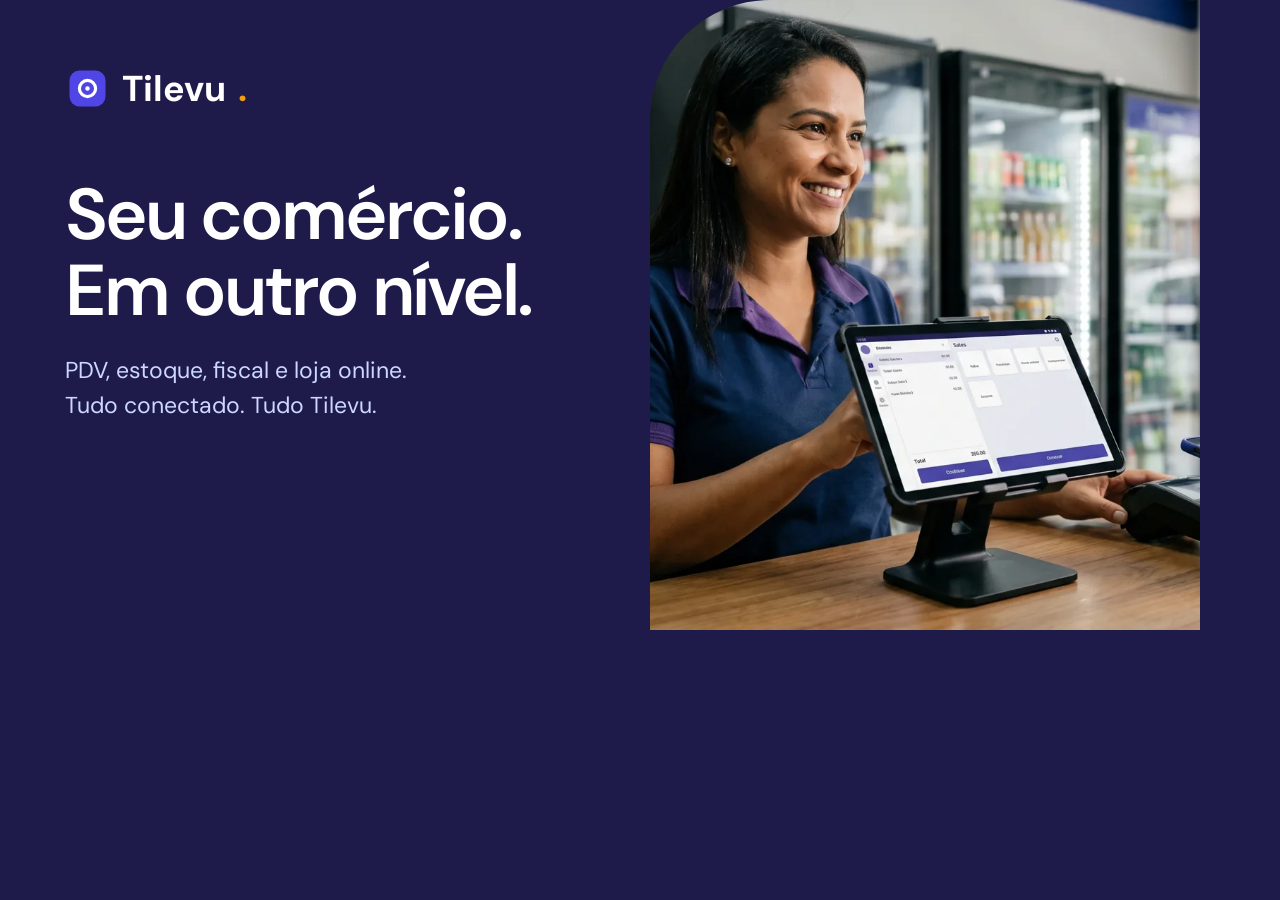
<file: scripts/og-card.html>
<!doctype html><html lang="pt-BR"><head><meta charset="utf-8"><meta name="robots" content="noindex"><title>Tilevu — cartão social</title><link rel="stylesheet" href="../assets/fonts/fonts.css"><style>*{box-sizing:border-box}body{margin:0;width:1200px;height:630px;background:#1e1b4b;color:white;font-family:'DM Sans',sans-serif;display:flex;overflow:hidden}.copy{width:650px;padding:65px;position:relative;z-index:2}.brand{display:flex;gap:12px;align-items:center;font-size:36px;font-weight:700}.brand img{width:45px;height:45px}h1{font-size:72px;line-height:1.05;letter-spacing:-3px;font-weight:600;margin:65px 0 25px}p{font-size:23px;color:#cdd7ff;line-height:1.5}.photo{width:550px;height:630px;object-fit:cover;object-position:28% center;border-radius:120px 0 0 0}.small{position:absolute;bottom:30px;right:30px;background:#fff;color:#414657;padding:6px 12px;border-radius:5px;font-size:12px}.line{color:#f59e0b}</style></head><body><div class="copy"><div class="brand"><img src="../assets/logo-padrao.svg" alt="Símbolo Tilevu">Tilevu<span class="line">.</span></div><h1>Seu comércio.<br>Em outro nível.</h1><p>PDV, estoque, fiscal e loja online.<br>Tudo conectado. Tudo Tilevu.</p></div><img class="photo" src="../assets/images/ia-hero-balcao-1600.webp" alt="Imagem ilustrativa de comércio"></body></html>
</file>
<file: assets/fonts/fonts.css>
@font-face {
  font-family: 'DM Mono';
  font-style: normal;
  font-weight: 400;
  font-display: swap;
  src: url(font-1.ttf) format('truetype');
}
@font-face {
  font-family: 'DM Sans';
  font-style: normal;
  font-weight: 400;
  font-display: swap;
  src: url(font-2.ttf) format('truetype');
}
@font-face {
  font-family: 'DM Sans';
  font-style: normal;
  font-weight: 500;
  font-display: swap;
  src: url(font-3.ttf) format('truetype');
}
@font-face {
  font-family: 'DM Sans';
  font-style: normal;
  font-weight: 600;
  font-display: swap;
  src: url(font-4.ttf) format('truetype');
}
@font-face {
  font-family: 'DM Sans';
  font-style: normal;
  font-weight: 700;
  font-display: swap;
  src: url(font-5.ttf) format('truetype');
}
</file>
<file: assets/style.css>
:root{--blue:#2563eb;--indigo:#4f46e5;--ink:#171b31;--muted:#5c6275;--line:#e0e4ed;--pale:#f3f6fc;--night:#1e1b4b}
*{box-sizing:border-box}html{scroll-behavior:smooth;scroll-padding-top:100px}body{margin:0;color:var(--ink);background:#fff;font-family:'DM Sans',sans-serif;font-size:16px;line-height:1.6;-webkit-font-smoothing:antialiased}img{max-width:100%;display:block;height:auto}a{color:inherit;text-decoration:none}button{font:inherit}h1,h2,h3,p,figure{margin:0}h1,h2,h3{line-height:1.08;letter-spacing:-.045em}h1{font-size:clamp(52px,5.5vw,80px);font-weight:700}h2{font-size:clamp(36px,3.7vw,54px);font-weight:600}h3{font-size:30px;font-weight:600}p{color:var(--muted)}a,button,summary{-webkit-tap-highlight-color:transparent}:focus-visible{outline:3px solid #bd4b00;outline-offset:5px}.wrap{width:min(1240px,calc(100% - 96px));margin-inline:auto}.blue{color:var(--blue)}.muted{color:#626b80}.section{padding-block:108px}.eyebrow{font-size:12px;font-weight:700;letter-spacing:.11em;text-transform:uppercase;color:var(--blue);margin-bottom:22px}.lead{font-size:23px;line-height:1.5;letter-spacing:-.025em;color:var(--ink)}.button{display:inline-flex;align-items:center;justify-content:center;gap:30px;padding:17px 25px;background:var(--blue);color:#fff;border-radius:9px;font-size:15px;font-weight:600;transition:background .2s,transform .2s;min-height:52px}.button:hover{background:#1d4ed8;transform:translateY(-2px)}.button span{font-size:23px;line-height:1}.button.small{padding:12px 18px;min-height:46px;font-size:13px;gap:24px}.button.light{background:white;color:var(--night)}.button.light:hover{background:#e8edff}.text-link{display:inline-flex;gap:20px;align-items:center;color:var(--blue);font-weight:600;padding-block:12px}.text-link span{font-size:22px}.skip-link{position:fixed;top:-100px;left:15px;background:white;padding:14px;z-index:100}.skip-link:focus{top:10px}.header{border-bottom:1px solid #eef0f5;background:#fff;position:relative;z-index:5}.nav{display:flex;align-items:center;justify-content:space-between;gap:35px;height:90px}.brand{display:inline-flex;align-items:center;gap:10px;font-weight:700;font-size:29px;letter-spacing:-1.5px;line-height:1}.brand-dot{color:var(--blue)}.brand img{width:35px;height:35px}.nav nav,.nav-actions{display:flex;align-items:center;gap:32px}.nav nav{font-size:13px;font-weight:500}.nav nav a:hover,.login:hover{color:var(--blue)}.login{font-size:14px;font-weight:600}.login span{margin-left:6px}.hero{display:grid;grid-template-columns:1fr 1.02fr;gap:60px;padding-top:72px;padding-bottom:86px;align-items:center}.hero .eyebrow{display:flex;gap:10px;align-items:center;font-size:11px;letter-spacing:.1em}.status-dot{width:7px;height:7px;background:var(--blue);border-radius:50%}.hero h1{margin-bottom:25px}.hero .lead{font-size:25px}.hero-description{font-size:15px;margin-top:20px}.hero-actions{display:flex;align-items:center;gap:25px;margin-top:30px}.hero-actions .text-link{font-size:13px;gap:10px}.quiet{font-size:12px;margin-top:20px}.hero-art{position:relative;padding-bottom:72px}.hero-photo{width:100%;height:500px;object-fit:cover;object-position:35% center;border-radius:22px 22px 100px 22px}.photo-label{position:absolute;top:15px;left:16px;padding:4px 10px;background:#fffef5ed;border-radius:5px;color:#404458;font-size:10px;line-height:1.5}.hero-sticker{position:absolute;left:-25px;top:42px;display:flex;gap:14px;align-items:center;background:#fff;padding:15px 22px;border:1px solid var(--line);border-radius:12px;box-shadow:0 12px 24px #18295d0a}.hero-sticker strong{font-size:17px;line-height:1.25;letter-spacing:-.03em;display:block}.hero-sticker span:not(.sticker-icon){font-size:10px;color:var(--muted)}.sticker-icon{background:var(--blue);color:white;border-radius:50%;height:36px;width:36px;text-align:center;font-size:23px}.hero-device{position:absolute;width:78%;bottom:0;right:-16px;transform:rotate(-3deg);filter:drop-shadow(0 18px 20px #14234a22)}.device{border:7px solid #22283c;border-radius:13px;background:#f5f7fc;overflow:hidden;margin-top:25px;width:100%;color:var(--ink);text-align:center}.device-bar{height:23px;background:#fff;display:flex;align-items:center;padding:0 9px;gap:4px;border-bottom:1px solid var(--line)}.device-bar i{width:4px;height:4px;background:#b6bdce;border-radius:50%}.device-bar span{font-size:8px;margin:auto;color:#586074}.print-pending{min-height:170px;display:flex;align-items:center;justify-content:center;flex-direction:column;gap:8px;background:linear-gradient(135deg,#eef2ff,#fafbff)}.print-pending img{opacity:.6}.print-pending strong{font-size:15px;font-weight:600}.print-pending span{font-size:11px;color:#667085}.device figcaption{font-size:10px;padding:5px;background:#fff;color:#555d73}.device img.product-print{width:100%;height:auto}.device.phone{max-width:210px;border-width:7px;border-radius:28px}.phone .device-bar{height:24px}.phone .device-bar span{display:none}.phone .print-pending{min-height:290px;padding:15px}.hero-device .print-pending{min-height:145px}.promise-strip{border-block:1px solid var(--line);background:#fcfdff}.promise-strip .wrap{display:flex;justify-content:space-between;gap:20px;padding-block:24px;font-size:13px;font-weight:500}.promise-strip b{color:var(--blue);margin-right:12px}.section-heading{display:flex;align-items:end;justify-content:space-between;gap:40px;margin-bottom:45px}.section-heading>p{font-size:16px;padding-bottom:5px}.feature-grid{display:grid;grid-template-columns:1fr 1fr;gap:20px}.feature{padding:36px;border-radius:16px;background:var(--pale);min-width:0}.feature-top{display:flex;justify-content:space-between;align-items:center;margin-bottom:26px}.module-number{font-family:'DM Mono',monospace;font-size:11px;letter-spacing:.06em;font-weight:400}.feature-symbol{font-size:29px;line-height:1}.feature p{font-size:15px;max-width:400px;margin-top:20px}.feature-blue{color:white;background:var(--blue);display:flex;flex-direction:column}.feature-blue p{color:#eef3ff}.feature-blue .screen-details{margin-top:auto}.chips{display:flex;gap:8px;flex-wrap:wrap;margin-top:25px;margin-bottom:50px}.chips span{font-size:11px;border:1px solid #ffffff66;padding:5px 10px;border-radius:5px}.feature-stock .device{border-width:5px}.feature-stock .print-pending{min-height:135px}.screen-details{margin-top:24px;border-top:1px solid #c9d1e0}.screen-details summary{font-size:12px;font-weight:500;list-style:none;display:flex;justify-content:space-between;align-items:center;cursor:pointer;padding-top:16px;gap:15px;min-height:44px}.screen-details summary::-webkit-details-marker{display:none}.screen-details[open] summary span{transform:rotate(45deg)}.feature-blue .screen-details{border-color:#ffffff66}.compact{padding-block:32px}.compact h3{margin-top:23px}.feature-indigo{background:#eeedfc}.split{display:grid;grid-template-columns:1fr 1fr;align-items:center;gap:90px}.mobile-section{background:#f7f8fc}.mobile-visual{position:relative;padding-right:55px;padding-bottom:25px}.mobile-visual>img{height:530px;width:100%;object-fit:cover;border-radius:18px}.phone-float{position:absolute;right:0;bottom:0;transform:rotate(5deg);filter:drop-shadow(0 10px 18px #18295d22)}.phone-float .phone{width:190px}.section-copy>p:not(.eyebrow){margin-top:23px}.section-copy>p:not(.lead):not(.eyebrow){font-size:15px}.section-copy>.text-link{margin-top:24px}.mini-feature{display:flex;gap:18px;margin-top:30px;padding-top:25px;border-top:1px solid var(--line)}.mini-feature>span{color:var(--blue);font-size:36px}.mini-feature h3{font-size:20px;letter-spacing:-.02em}.mini-feature p{font-size:14px;margin-top:10px}.online-visual{position:relative;background:#eeedff;border-radius:20px;padding:30px;min-height:480px;display:flex;align-items:center;justify-content:flex-end}.online-backdrop{position:absolute;left:0;top:35px;width:65%;height:350px}.online-backdrop>img{width:100%;height:100%;object-fit:cover;border-radius:0 15px 15px 0}.online-visual>.device{position:relative;transform:rotate(5deg);box-shadow:0 15px 35px #28226522;margin:0}.online-tag{position:absolute;bottom:24px;left:25px;font-size:11px;color:var(--night)}.segment-section{background:#fafbfe}.segments{display:grid;grid-template-columns:repeat(3,1fr);gap:24px}.segments article{min-width:0}.segments img{width:100%;height:265px;object-fit:cover;border-radius:12px}.segments article>div{margin-top:20px;position:relative;padding-left:35px}.segments article span{position:absolute;left:0;top:3px;font:11px 'DM Mono',monospace;color:var(--blue)}.segments h3{font-size:21px;letter-spacing:-.03em}.segments p{font-size:13px;margin-top:8px}.image-note{font-size:11px;margin-top:30px}.case-section{display:grid;grid-template-columns:1.2fr 1fr;gap:70px;align-items:center}.case-photo{position:relative}.case-photo>img{height:390px;width:100%;object-fit:cover;border-radius:15px}.case-photo .photo-label{font-size:9px}.migration-section{padding:80px 0;background:var(--night);color:white}.migration-section .eyebrow{color:#b9c9ff}.migration-section p{color:#d2d5eb}.migration-section .lead{color:white;margin-bottom:22px}.migration-section h2{font-size:48px}.integration-line{display:flex;align-items:center;gap:18px;padding-block:25px;margin-top:8px}.integration-line>span{font-size:30px;color:#b9c9ff}.integration-line p{font-size:13px}.integration-line strong{font-size:15px}.migration-section .button{margin-top:12px}.faq-section{display:grid;grid-template-columns:1fr 1.2fr;gap:90px}.faq-section>div>p:not(.eyebrow){margin-top:25px}.faq-list details{border-bottom:1px solid var(--line);padding:22px 0}.faq-list details:first-child{padding-top:0}.faq-list summary{font-weight:600;font-size:16px;list-style:none;display:flex;justify-content:space-between;align-items:center;cursor:pointer;gap:20px;min-height:44px}.faq-list summary::-webkit-details-marker{display:none}.faq-list summary span{color:var(--blue);font-size:24px}.faq-list details[open] summary span{transform:rotate(45deg)}.faq-list details p{padding-top:16px;font-size:14px;line-height:1.7}.final-section{background:var(--blue);color:white;padding:58px;display:flex;justify-content:space-between;align-items:center;gap:30px;border-radius:18px}.final-section .eyebrow{color:#e5edff}.final-section h2{font-size:39px}.final-section .button{white-space:nowrap}footer{padding-top:65px;padding-bottom:25px}.footer-top{display:flex;align-items:center;gap:45px;padding-bottom:45px}.footer-top p{font-size:13px}.reseller{margin-left:auto}.reseller button{border:1px solid #dfe2eb;background:#f5f6f9;color:#687083;border-radius:8px;padding:12px 15px;font-size:12px;cursor:not-allowed}.reseller span{background:#e5e8f0;color:#50566b;padding:4px 7px;margin-left:10px;border-radius:4px;font-size:10px}.footer-bottom{display:flex;justify-content:space-between;border-top:1px solid var(--line);padding-top:25px;font-size:11px;color:var(--muted)}
@media(max-width:1100px){.wrap{width:calc(100% - 64px)}.nav{gap:20px}.nav nav,.nav-actions{gap:20px}.hero{gap:35px;padding-top:55px}.hero-photo{height:470px}.hero h1{font-size:60px}.hero .lead{font-size:22px}.hero-actions{flex-wrap:wrap;gap:10px 24px}.split{gap:50px}.case-section{gap:45px}.section{padding-block:80px}.hero-device{right:-8px;width:88%}.hero-sticker{left:-15px;padding:12px 16px}.feature{padding:28px}.segments img{height:220px}.segments h3{font-size:18px}.final-section{padding:40px}.final-section h2{font-size:32px}.final-section .button{gap:15px}.migration-section h2{font-size:40px}.faq-section{gap:40px}.footer-top{gap:30px}}
@media(max-width:800px){.wrap{width:calc(100% - 48px)}.nav nav{display:none}.nav{height:78px}.hero{gap:28px;padding-bottom:62px}.hero h1{font-size:49px}.hero .eyebrow{font-size:9px}.hero .lead{font-size:19px}.hero-description{font-size:13px}.hero-photo{height:420px}.hero-sticker strong{font-size:14px}.hero-sticker{top:45px;left:-12px;gap:10px;padding:10px 12px}.hero-sticker span:not(.sticker-icon){font-size:9px}.hero-device{width:100%;right:-5px}.hero-device .print-pending{min-height:130px}.promise-strip .wrap{display:grid;grid-template-columns:1fr 1fr;gap:12px 20px;font-size:12px}.section-heading{align-items:start}.section-heading>p{font-size:13px}.feature h3{font-size:26px}.feature p{font-size:14px}.split{gap:32px}.mobile-visual{padding-right:35px}.mobile-visual>img{height:450px}.phone-float .phone{width:155px}.phone .print-pending{min-height:245px}.phone .print-pending strong{font-size:13px}.phone .print-pending span{font-size:10px}.section-copy h2{font-size:36px}.section-copy .lead{font-size:20px}.online-visual{padding:15px;min-height:410px}.online-visual>.phone{width:160px}.online-backdrop{height:300px}.online-tag{font-size:9px;left:16px}.segments{gap:16px}.segments img{height:190px}.segments article>div{padding-left:0}.segments article span{position:static;display:block;margin-bottom:8px}.segments h3{font-size:19px}.case-section{gap:30px}.case-photo>img{height:350px}.migration-section h2{font-size:35px}.final-section{display:block}.final-section .button{margin-top:28px}.footer-top{flex-wrap:wrap}.reseller{margin-left:0}.footer-bottom{gap:20px;flex-wrap:wrap}}
@media(max-width:600px){.wrap{width:calc(100% - 40px)}.nav{gap:15px;height:74px}.brand{font-size:26px}.brand img{width:30px;height:30px}.nav-actions{gap:16px}.nav-actions .button{display:none}.hero{grid-template-columns:1fr;gap:38px;padding-top:42px;padding-bottom:45px}.hero .eyebrow{font-size:10px;margin-bottom:20px}.hero h1{font-size:57px;letter-spacing:-.055em;margin-bottom:24px}.hero .lead{font-size:22px}.hero-description{font-size:14px;margin-top:17px}.hero-actions{gap:15px;margin-top:25px}.hero-actions .button{padding:15px 20px;gap:20px}.hero-actions .text-link{font-size:12px}.quiet{margin-top:15px}.hero-art{padding-bottom:60px}.hero-photo{height:360px;object-position:35% center;border-bottom-right-radius:70px}.hero-sticker{left:-6px;top:40px;padding:12px 16px}.hero-sticker strong{font-size:15px}.hero-device{width:80%;right:-3px;bottom:0}.hero-device .print-pending{min-height:110px}.hero-device .print-pending img{width:25px;height:25px}.hero-device .print-pending strong{font-size:12px}.hero-device .print-pending span{font-size:10px}.hero-device .device-bar span{font-size:6px}.hero-device figcaption{font-size:8px}.promise-strip .wrap{gap:15px 10px;padding-block:22px;font-size:10px}.promise-strip b{margin-right:5px}.section{padding-block:65px}.eyebrow{font-size:10px;margin-bottom:18px}.section-heading{display:block;margin-bottom:30px}.section-heading>p{margin-top:20px;font-size:14px}h2{font-size:36px}.feature-grid{grid-template-columns:1fr;gap:16px}.feature{padding:28px}.feature h3{font-size:29px}.chips{margin-bottom:28px}.feature-blue .screen-details{margin-top:5px}.feature-top{margin-bottom:24px}.split{grid-template-columns:1fr;gap:42px}.mobile-visual{padding-right:40px;padding-bottom:20px}.mobile-visual>img{height:390px}.phone-float .phone{width:165px}.section-copy .lead{font-size:23px}.online-visual{min-height:430px;padding-right:30px}.online-visual>.phone{width:180px}.online-backdrop{height:320px}.online-tag{font-size:10px;bottom:20px}.segments{grid-template-columns:1fr;gap:32px}.segments img{height:260px}.segments article>div{padding-left:30px}.segments article span{position:absolute;top:1px;left:0}.segments h3{font-size:22px}.segments p{font-size:14px}.image-note{font-size:10px}.case-section{grid-template-columns:1fr;gap:34px}.case-photo>img{height:260px}.case-section .section-copy{padding-bottom:0}.migration-section{padding-block:60px}.migration-section .split{gap:28px}.migration-section h2{font-size:37px}.migration-section .lead{font-size:22px}.migration-section p{font-size:14px}.faq-section{grid-template-columns:1fr;gap:35px}.faq-list summary{font-size:15px}.final-section{padding:35px 25px}.final-section h2{font-size:31px}.final-section .button{font-size:13px;gap:15px;width:100%;white-space:normal}footer{padding-top:45px}.footer-top{gap:25px;padding-bottom:30px}.footer-top p{font-size:12px}.reseller{width:100%}.footer-bottom{flex-direction:column;gap:15px}.device-bar span{font-size:7px}}
@media(prefers-reduced-motion:reduce){html{scroll-behavior:auto}*,*::before,*::after{animation:none!important;transition:none!important}}

.device.phone .product-print{height:350px;object-fit:cover;object-position:top}.device a{display:block}.device.laptop{border-bottom-width:12px}.hero-device .device figcaption{background:#fff}
@media(max-width:800px){.device.phone .product-print{height:290px}}

/* Revisão 1: cena inteira, telas abertas e originais disponíveis por clique. */
.nav{gap:20px}.nav nav,.nav-actions{gap:20px}.header-reseller{margin:0}.header-reseller button{padding:10px;font-size:11px}.header-reseller span{margin-left:5px}
.hero-art{padding-bottom:235px}.hero-photo{height:auto;aspect-ratio:1600/893;object-fit:contain;border-radius:20px}
.hero-sticker{top:auto;bottom:100px;left:0;padding:12px;gap:10px;max-width:43%}.hero-sticker strong{font-size:15px}.hero-sticker .sticker-icon{display:none}
.hero-device{width:55%;right:0;bottom:0;transform:rotate(-3deg)}.hero-device .device{margin:0}.hero-device figcaption{font-size:9px}
.feature-blue .chips{margin-bottom:0}.feature-blue .device{margin-top:auto}.feature-blue>p{margin-bottom:24px}.feature-blue .chips{margin-bottom:25px}
.feature .device{border-width:5px}.feature .device figcaption{font-size:12px;padding:8px}
.gallery-section{background:#f3f6fc}.print-gallery{display:flex;gap:24px;overflow-x:auto;scroll-snap-type:x mandatory;scroll-padding:4px;padding:5px 4px 24px;overscroll-behavior-x:contain;scrollbar-color:#7a8bb1 #e0e4ed}
.gallery-item{flex:0 0 48%;min-width:0;scroll-snap-align:start;display:flex;align-items:center;justify-content:center;border:1px solid #dfe5ef;background:#fff;border-radius:16px;padding:25px}
.gallery-item .device{margin:0}.gallery-item figcaption{font-size:13px;padding:10px}.gallery-item .phone{width:175px;max-width:100%}.gallery-item .device.phone .product-print{height:auto}
@media(max-width:1100px){.nav nav{gap:12px;font-size:12px}.nav-actions{gap:12px}.header-reseller button{max-width:130px}.header-reseller span{display:block;margin:5px 0 0}.hero-art{padding-bottom:195px}.hero-sticker{bottom:80px}.hero-sticker strong{font-size:13px}}
@media(max-width:800px){.hero-art{padding-bottom:170px}.hero-sticker{bottom:60px;padding:10px;max-width:44%}.hero-sticker strong{font-size:12px}.hero-sticker span:not(.sticker-icon){font-size:8px}.gallery-item{flex-basis:65%;padding:20px}}
@media(max-width:640px){.header-reseller{display:none}.hero{grid-template-columns:1fr}.hero-art{padding-bottom:340px}.hero-photo{height:auto;aspect-ratio:1600/893}.hero-sticker{top:auto;bottom:120px;left:0;max-width:55%;padding:15px}.hero-sticker strong{font-size:17px}.hero-sticker span:not(.sticker-icon){font-size:10px}.hero-device{width:140px;right:8px;bottom:0;transform:rotate(3deg)}.hero-screen{border-radius:24px}.hero-screen .device-bar span{display:none}.hero-screen .product-print{aspect-ratio:1170/2532;width:100%;height:auto}.hero-screen figcaption{font-size:9px}.gallery-item{flex-basis:90%;padding:14px}.gallery-item figcaption{font-size:12px}.gallery-item .phone{width:165px}.print-gallery{gap:15px}}
</file>
<file: assets/mobile.css>
/* Mobile round: the same real screen on desktop and phone. No runtime dependency. */
.hero-art,.hero-copy,.paired-gallery,.flow-block{min-width:0}
.device.phone img.product-print{height:auto;object-fit:contain}
.hero-art{padding-bottom:0;display:flex;flex-direction:column;gap:18px}
.hero-photo{height:auto;aspect-ratio:1600/893;object-fit:contain;border-radius:20px}
.hero-sticker{display:none}
.hero-device{position:static;width:100%;transform:none;filter:drop-shadow(0 12px 18px #14234a18)}
.responsive-note{display:flex;flex-wrap:wrap;gap:5px 16px;font-size:12px;margin-top:22px;color:var(--muted)}
.responsive-note span::before{content:'✓';color:var(--blue);margin-right:6px}
.device-pair{display:grid;grid-template-columns:minmax(0,1fr) minmax(0,.31fr);gap:14px;align-items:center;width:100%;min-width:0}
.device-pair .device{margin:0;width:100%;min-width:0}
.device.laptop{border:6px solid #22283c;border-bottom-width:12px;border-radius:10px 10px 6px 6px;box-shadow:0 4px 0 #c3c9d6}
.device-pair .phone{border:5px solid #22283c;border-radius:20px;max-width:none}
.device-pair .device-bar,.device.laptop .device-bar{height:16px}
.device-pair .phone .device-bar{height:12px;justify-content:center;background:#22283c;border:0}
.device-pair .phone .device-bar i{display:none}
.device-pair figcaption,.feature .device-pair figcaption{font-size:10px;line-height:1.35;padding:7px 3px;letter-spacing:0}
.hero-device .device-pair figcaption{font-size:9px}
.feature>.device-pair{margin-top:28px}
.feature-blue>.device-pair{margin-top:auto}
.paired-gallery{display:grid;grid-template-columns:repeat(2,minmax(0,1fr));gap:24px}
.pair-card{padding:28px;background:white;border:1px solid var(--line);border-radius:16px;min-width:0}
.pair-card h3{font-size:22px;margin-bottom:28px}
.palm-section{background:#f5f7fc;padding-top:76px}
.palm-section .section-heading{margin-bottom:24px}
.flow-links{display:flex;gap:12px;flex-wrap:wrap;margin-bottom:48px}
.flow-links a{display:inline-flex;align-items:center;gap:22px;background:white;border:1px solid #d6ddec;border-radius:8px;padding:10px 16px;font-size:13px;font-weight:600;color:var(--blue);min-height:44px}
.flow-heading{display:flex;align-items:baseline;justify-content:space-between;gap:24px;margin-bottom:28px}
.flow-heading h3{font-size:27px;max-width:550px}
.flow-heading p{font-size:13px;max-width:340px}
.flow-block+.flow-block{margin-top:64px;padding-top:52px;border-top:1px solid #d9e0ef}
.flow-scroll{max-width:100%;overflow-x:auto;scroll-snap-type:x mandatory;scroll-padding:6px;overscroll-behavior-x:contain;scrollbar-color:#7a8bb1 #e0e4ed;padding:6px 6px 20px}
.phone-flow{list-style:none;display:grid;grid-auto-flow:column;grid-auto-columns:minmax(0,1fr);gap:26px;padding:0;margin:0}
.phone-flow>li{min-width:0;scroll-snap-align:start;position:relative}
.phone-flow .device{margin:0 auto;width:100%;max-width:210px;box-shadow:0 10px 22px #17214612}
.phone-flow .device figcaption{font-size:11px;line-height:1.4;padding:8px}
.phone-flow .phone .device-bar{height:16px;background:#22283c;justify-content:center;border:0}
.phone-flow .phone .device-bar i{display:none}
.step-label{display:flex;align-items:center;gap:8px;font-size:13px;font-weight:600;line-height:1.4;min-height:44px;color:var(--ink);margin-bottom:14px}
.step-label span{font-family:'DM Mono',monospace;color:var(--blue);font-size:11px;background:#e4eafb;border-radius:50%;width:30px;height:30px;display:grid;place-items:center;flex-shrink:0}
.phone-flow>li:not(:last-child)::after{content:'→';position:absolute;right:-22px;top:14px;color:var(--blue);font-size:17px}
.report-flow>li::after{display:none}
.report-label{font-size:17px;line-height:1.3;letter-spacing:-.02em;min-height:44px;margin-bottom:18px}
.pocket-section{background:#fff}
@media(max-width:1100px){
  .hero-art{padding-bottom:0}.hero-device{width:100%}
  .phone-flow{gap:18px}.phone-flow>li:not(:last-child)::after{right:-17px;font-size:14px}
  .step-label{font-size:11px}.step-label span{width:25px;height:25px;font-size:10px}
  .flow-heading{align-items:start}.flow-heading h3{font-size:24px}
  .pair-card{padding:22px}.device-pair{gap:10px}
}
@media(max-width:800px){
  .hero-art{padding-bottom:0}.hero-device{width:100%}
  .flow-heading{display:block}.flow-heading p{margin-top:12px;max-width:none}
  .phone-flow{grid-auto-columns:190px;gap:26px}.phone-flow>li:not(:last-child)::after{right:-22px}
  .step-label{font-size:12px}.paired-gallery{gap:16px}.pair-card{padding:16px}
  .device-pair{grid-template-columns:minmax(0,1fr) minmax(0,.38fr);gap:8px}
  .device-pair .device{border-width:4px}.device-pair figcaption,.feature .device-pair figcaption{font-size:9px}
}
@media(max-width:640px){
  .hero{padding-top:34px;padding-bottom:36px;gap:26px}
  .hero-art{display:flex;flex-direction:column;gap:0;padding:0}
  .hero-photo{width:100%;height:auto;aspect-ratio:1600/893;border-radius:14px}
  .hero-device{width:min(52%,210px);position:relative;align-self:flex-end;margin-top:-18%;transform:none;z-index:1}
  .device-pair{display:flex;justify-content:center;gap:0}
  .device-pair>.laptop{display:none}
  .device-pair>.phone{width:min(100%,210px);flex:none;border-width:6px;border-radius:26px}
  .hero-device .device-pair>.phone{width:100%;border-width:5px;border-radius:22px}
  .device-pair figcaption,.feature .device-pair figcaption{font-size:11px}
  .hero-device .device-pair figcaption{font-size:10px}
  .paired-gallery{grid-template-columns:minmax(0,1fr)}
  .pair-card{padding:24px}.pair-card h3{text-align:center;font-size:24px;margin-bottom:22px}
  .palm-section{padding-block:52px}.palm-section h2{font-size:42px}
  .flow-links{gap:8px;margin-bottom:36px}.flow-links a{font-size:12px;gap:12px;padding:10px 12px}
  .flow-heading h3{font-size:26px}.flow-heading p{font-size:13px}
  .phone-flow{grid-auto-columns:min(65vw,210px);gap:28px}
  .flow-scroll{margin-inline:-6px;width:calc(100% + 12px);max-width:calc(100% + 12px)}
  .flow-block+.flow-block{margin-top:36px;padding-top:36px}
  .responsive-note{font-size:11px;margin-top:16px;gap:4px 12px}
}
@media(prefers-reduced-motion:reduce){.flow-scroll{scroll-behavior:auto}}

/* Standalone notebooks remain visible at every viewport. */
.feature>.device.laptop{margin-top:28px}
.more-screens{margin-top:36px;min-width:0}
.more-screens h3{font-size:24px;margin-bottom:20px}
.more-screens-scroll{max-width:100%;overflow-x:auto;scroll-snap-type:x mandatory;overscroll-behavior-x:contain;padding:6px 4px 16px;scrollbar-color:#7a8bb1 #e0e4ed}
.laptop-gallery{display:grid;grid-template-columns:repeat(3,minmax(0,1fr));gap:24px;list-style:none;padding:0;margin:0}
.laptop-gallery>li{min-width:0;scroll-snap-align:start}
.laptop-gallery .device{margin:0}
.laptop-gallery figcaption{font-size:12px;line-height:1.4;padding:10px 5px}
@media(max-width:640px){
  .laptop-gallery{grid-template-columns:none;grid-auto-flow:column;grid-auto-columns:88%;gap:18px}
  .more-screens{margin-top:28px}
}
@media(prefers-reduced-motion:reduce){.more-screens-scroll{scroll-behavior:auto}}
</file>
